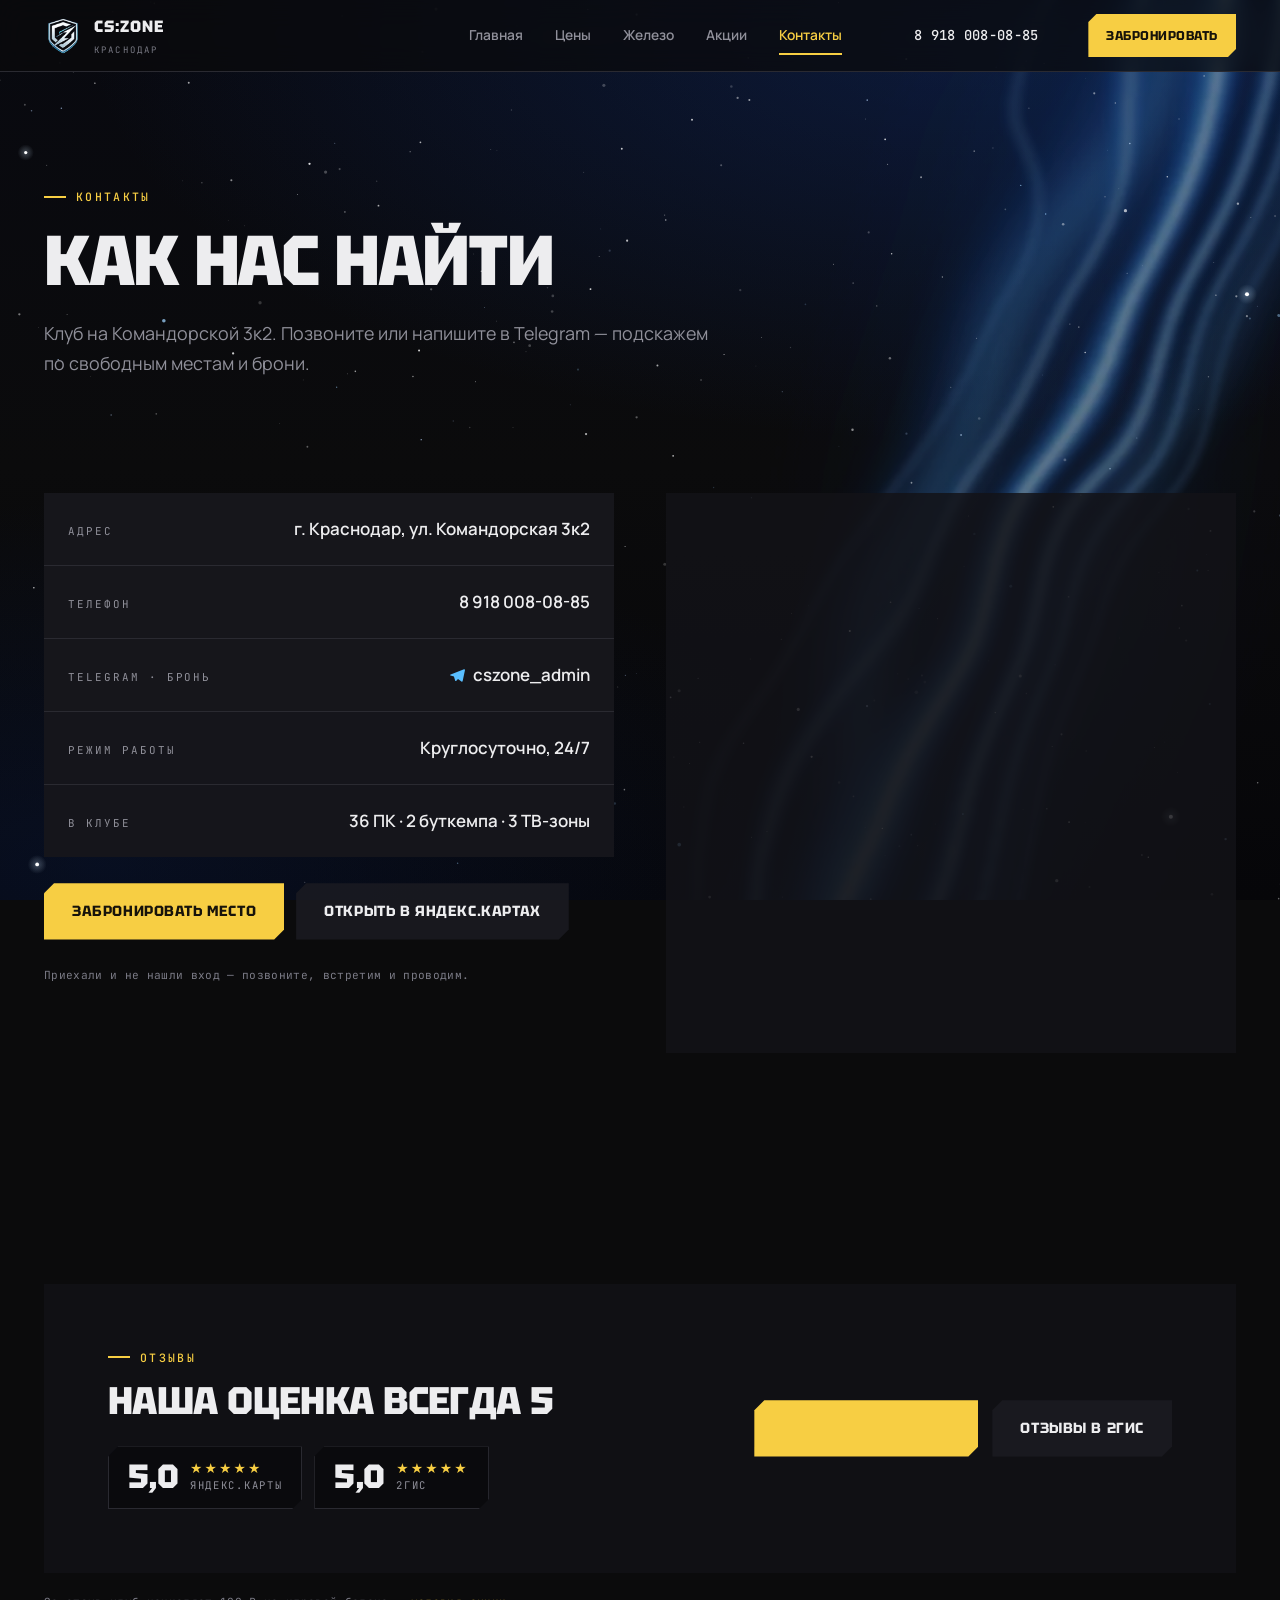
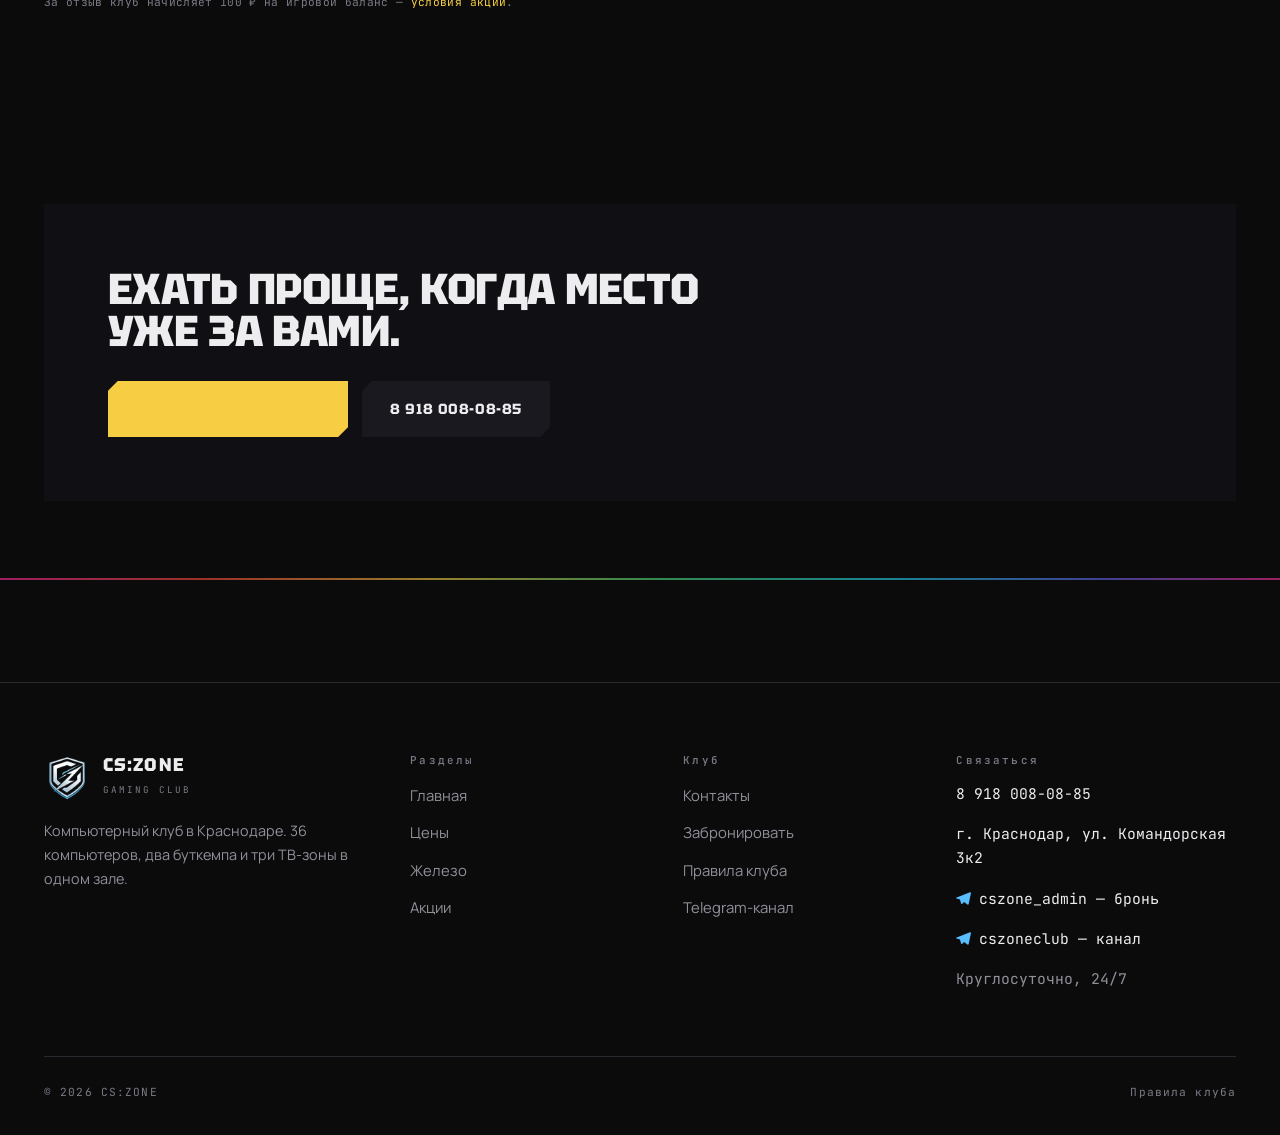
<file: contacts.html>
<!DOCTYPE html>
<html lang="ru">
<head>
<meta charset="utf-8">
<meta name="viewport" content="width=device-width, initial-scale=1">
<title>{title}</title>
<meta name="description" content="{desc}">
<meta name="theme-color" content="#0B0B0C">
<meta property="og:type" content="website">
<meta property="og:site_name" content="CS:ZONE">
<meta property="og:title" content="{title}">
<meta property="og:description" content="{desc}">
<meta property="og:image" content="assets/img/og-cover.jpg">
<meta property="og:image:width" content="1200">
<meta property="og:image:height" content="630">
<meta name="twitter:card" content="summary_large_image">
<meta property="og:locale" content="ru_RU">
<link rel="icon" href="assets/img/favicon.png" type="image/png">
<link rel="apple-touch-icon" href="assets/img/apple-touch-icon.png">
<link rel="preconnect" href="https://fonts.googleapis.com">
<link rel="preconnect" href="https://fonts.gstatic.com" crossorigin>
<link href="https://fonts.googleapis.com/css2?family=Tektur:wght@500;700;800;900&family=Manrope:wght@400;500;600;700;800&family=JetBrains+Mono:wght@400;500;700&display=swap" rel="stylesheet">
<link rel="stylesheet" href="assets/css/main.css">
<script type="application/ld+json">
{{
  "@context": "https://schema.org",
  "@type": "LocalBusiness",
  "name": "CS:ZONE",
  "description": "Компьютерный клуб в Краснодаре: 36 компьютеров, два буткемпа, три ТВ-зоны.",
  "image": "assets/img/og-cover.jpg",
  "telephone": "{tel_raw}",
  "priceRange": "120–1700 ₽",
  "address": {{
    "@type": "PostalAddress",
    "addressCountry": "RU",
    "addressLocality": "Краснодар",
    "streetAddress": "ул. Командорская, 3к2"
  }},
  "geo": {{ "@type": "GeoCoordinates", "latitude": 45.090656, "longitude": 39.032451 }},
  "openingHoursSpecification": [{{
    "@type": "OpeningHoursSpecification",
    "dayOfWeek": ["Monday","Tuesday","Wednesday","Thursday","Friday","Saturday","Sunday"],
    "opens": "00:00", "closes": "23:59"
  }}],
  "hasMap": "{ymap}",
  "sameAs": ["{tg}", "{gis}"]
}}
</script>
<script>window.CSZONE_SPECS={"standart":{"label":"STANDART","core":[["Процессор","Intel Core i5-10400F"],["Видеокарта","RTX 2060 SUPER 8 ГБ"],["ОЗУ","16 ГБ DDR4 3200"]],"gear":[["Монитор","ASUS, 165 Гц, 25/27″"],["Клавиатура","ASUS TUF Gaming K3"],["Наушники","IO Graphite 2"],["Мышь","Logitech G102"]]},"bootcamp":{"label":"BOOTCAMP","core":[["Процессор","Intel Core i5-10400F"],["Видеокарта","RTX 3060"],["ОЗУ","16 ГБ DDR4 3200"]],"gear":[["Монитор","ASUS, 280 Гц, 25/27″"],["Клавиатура","ASUS ROG Strix NX"],["Наушники","HyperX Cloud II"],["Мышь","Free Wolf A7 / Logitech G403"]]},"tv":{"label":"TV","core":[["Экран","Телевизор 65″"]],"gear":[]}};</script>
</head>
<body>

<div class="sky" aria-hidden="true"><span class="sky__aurora"></span></div>

<header class="nav">
  <div class="nav__in">
    <a class="nav__logo" href="index.html" aria-label="CS:ZONE — на главную">
      <img src="assets/img/logo.webp" alt="" width="38" height="38">
      <span><b>CS:ZONE</b><span>Краснодар</span></span>
    </a>
    <nav class="nav__links" aria-label="Разделы сайта">
      <a href="index.html">Главная</a>
      <a href="prices.html">Цены</a>
      <a href="hardware.html">Железо</a>
      <a href="promos.html">Акции</a>
      <a href="contacts.html" aria-current="page">Контакты</a>
    </nav>
    <a class="nav__tel" href="tel:+79180080885" style="margin-left:26px">8 918 008-08-85</a>
    <a class="btn btn--primary btn--sm nav__cta" href="booking.html" style="margin-left:18px">Забронировать</a>
    <button class="burger" type="button" aria-expanded="false" aria-label="Меню">
      <svg width="26" height="26" viewBox="0 0 26 26" fill="none" stroke="currentColor" stroke-width="2">
        <path d="M3 7h20M3 13h20M3 19h20"/></svg>
    </button>
  </div>
</header>

<div class="drawer" id="drawer">
    <a href="index.html">Главная</a>
    <a href="prices.html">Цены</a>
    <a href="hardware.html">Железо</a>
    <a href="promos.html">Акции</a>
    <a href="contacts.html" aria-current="page">Контакты</a>
    <a href="rules.html">Правила</a>
    <a class="btn btn--primary btn--wide" href="booking.html">Забронировать место</a>
    <a class="btn btn--ghost btn--wide" href="tel:+79180080885">8 918 008-08-85</a>
</div>

<main>

<section class="section" style="padding-bottom:0">
  <div class="wrap">
    <div class="hero__anim">
      <p class="eyebrow">Контакты</p>
      <h1 style="font-size:clamp(2.2rem,6vw,4.4rem);margin-top:20px;letter-spacing:-.03em">Как нас найти</h1>
      <p class="lead" style="margin-top:24px">Клуб на Командорской 3к2. Позвоните или напишите в Telegram — подскажем по свободным местам и брони.</p>
    </div>
  </div>
</section>

<section class="section">
  <div class="wrap">
    <div class="split" style="align-items:stretch">
      <div data-rise>
        <div class="info">
          <div class="info__row">
            <span class="info__k">Адрес</span>
            <span class="info__v"><a href='https://yandex.ru/maps/org/cs_zone/221049266006/' target="_blank" rel="noopener">г. Краснодар, ул. Командорская 3к2</a></span>
          </div>
          <div class="info__row">
            <span class="info__k">Телефон</span>
            <span class="info__v"><a href="tel:+79180080885">8 918 008-08-85</a></span>
          </div>
          <div class="info__row">
            <span class="info__k">Telegram · бронь</span>
            <span class="info__v"><a href='https://t.me/cszone_admin' target="_blank" rel="noopener"><svg class="tg-i" viewBox="0 0 24 24" width="15" height="15" fill="currentColor" aria-hidden="true"><path d="M23.91 3.79 20.3 20.84c-.25 1.21-.98 1.5-2 .94l-5.5-4.07-2.66 2.57c-.3.3-.55.56-1.1.56-.72 0-.6-.27-.84-.95L6.3 13.7l-5.45-1.7c-1.18-.35-1.19-1.16.26-1.75l21.26-8.2c.97-.43 1.9.24 1.53 1.73z"/></svg>cszone_admin</a></span>
          </div>
          <div class="info__row">
            <span class="info__k">Режим работы</span>
            <span class="info__v">Круглосуточно, 24/7</span>
          </div>
          <div class="info__row">
            <span class="info__k">В клубе</span>
            <span class="info__v">36 ПК · 2 буткемпа · 3 ТВ-зоны</span>
          </div>
        </div>

        <div class="soon__acts" style="margin-top:26px">
          <a class="btn btn--primary" href="booking.html">Забронировать место</a>
          <a class="btn btn--ghost" href='https://yandex.ru/maps/org/cs_zone/221049266006/' target="_blank" rel="noopener">Открыть в Яндекс.Картах</a>
        </div>

        <p class="form__hint" style="margin-top:26px">Приехали и не нашли вход — позвоните,
          встретим и проводим.</p>
      </div>

      <div class="map cut-l" data-rise="90">
        <iframe src='https://yandex.ru/map-widget/v1/?ll=39.032451%2C45.090656&amp;z=17&amp;ol=biz&amp;oid=221049266006'
                title="CS:ZONE на карте Краснодара" loading="lazy"
                referrerpolicy="no-referrer-when-downgrade" allowfullscreen></iframe>
        <noscript><p style="padding:24px;position:relative;z-index:2">Карта не загрузилась.
          <a href='https://yandex.ru/maps/org/cs_zone/221049266006/' target="_blank" rel="noopener"
             style="color:var(--amber)">Открыть в Яндекс.Картах</a></p></noscript>
      </div>
    </div>
  </div>
</section>

<section class="section">
  <div class="wrap">
    <div class="band cut-l" data-rise>
      <div>
        <p class="eyebrow">Отзывы</p>
        <h2 style="font-size:clamp(1.6rem,3.2vw,2.4rem);max-width:24ch;margin-top:16px">Наша
          оценка всегда 5</h2>
        <div class="rate">
          <a class="rate__c" href="https://yandex.ru/maps/org/cs_zone/221049266006/reviews/"
             target="_blank" rel="noopener">
            <span class="rate__n">5,0</span>
            <span class="rate__s" aria-hidden="true">★★★★★</span>
            <span class="rate__src">Яндекс.Карты</span>
          </a>
          <a class="rate__c" href="https://go.2gis.com/gbi0a" target="_blank" rel="noopener">
            <span class="rate__n">5,0</span>
            <span class="rate__s" aria-hidden="true">★★★★★</span>
            <span class="rate__src">2ГИС</span>
          </a>
        </div>
      </div>
      <div class="band__acts">
        <a class="btn btn--primary" href="https://yandex.ru/maps/org/cs_zone/221049266006/reviews/" target="_blank" rel="noopener">Отзывы на Яндексе</a>
        <a class="btn btn--ghost" href="https://go.2gis.com/gbi0a" target="_blank" rel="noopener">Отзывы в 2ГИС</a>
      </div>
    </div>
    <p class="form__hint" style="margin-top:20px">За отзыв клуб начисляет 100 ₽
      на игровой баланс — <a href="promos.html" style="color:var(--amber)">условия акции</a>.</p>
  </div>
</section>

<section class="section section--tight">
  <div class="wrap">
    <div class="band cut-l" data-rise>
      <div>
        <h2>Ехать проще, когда место уже за вами.</h2>
        
      </div>
      <div class="band__acts">
        <a class="btn btn--primary" href="booking.html">Забронировать место</a>
        <a class="btn btn--ghost" href="tel:+79180080885">8 918 008-08-85</a>
      </div>
    </div>
  </div>
</section>

</main>

<hr class="rule-spectrum">
<footer class="foot">
  <div class="wrap">
    <div class="foot__grid">
      <div>
        <a class="foot__logo" href="index.html">
          <img src="assets/img/logo.webp" alt="" width="46" height="46">
          <span><b>CS:ZONE</b><span>Gaming club</span></span>
        </a>
        <p>Компьютерный клуб в Краснодаре. 36 компьютеров, два буткемпа и три ТВ-зоны в одном зале.</p>
      </div>
      <div>
        <h4>Разделы</h4>
        <ul>
          <li><a href="index.html">Главная</a></li>
          <li><a href="prices.html">Цены</a></li>
          <li><a href="hardware.html">Железо</a></li>
          <li><a href="promos.html">Акции</a></li>
        </ul>
      </div>
      <div>
        <h4>Клуб</h4>
        <ul>
          <li><a href="contacts.html">Контакты</a></li>
          <li><a href="booking.html">Забронировать</a></li>
          <li><a href="rules.html">Правила клуба</a></li>
          <li><a href="https://t.me/cszoneclub" target="_blank" rel="noopener">Telegram-канал</a></li>
        </ul>
      </div>
      <div>
        <h4>Связаться</h4>
        <a class="foot__c" href="tel:+79180080885">8 918 008-08-85</a>
        <a class="foot__c" href="https://yandex.ru/maps/org/cs_zone/221049266006/" target="_blank" rel="noopener">г. Краснодар, ул. Командорская 3к2</a>
        <a class="foot__c" href="https://t.me/cszone_admin" target="_blank" rel="noopener"><svg class="tg-i" viewBox="0 0 24 24" width="15" height="15" fill="currentColor" aria-hidden="true"><path d="M23.91 3.79 20.3 20.84c-.25 1.21-.98 1.5-2 .94l-5.5-4.07-2.66 2.57c-.3.3-.55.56-1.1.56-.72 0-.6-.27-.84-.95L6.3 13.7l-5.45-1.7c-1.18-.35-1.19-1.16.26-1.75l21.26-8.2c.97-.43 1.9.24 1.53 1.73z"/></svg>cszone_admin — бронь</a>
        <a class="foot__c" href="https://t.me/cszoneclub" target="_blank" rel="noopener"><svg class="tg-i" viewBox="0 0 24 24" width="15" height="15" fill="currentColor" aria-hidden="true"><path d="M23.91 3.79 20.3 20.84c-.25 1.21-.98 1.5-2 .94l-5.5-4.07-2.66 2.57c-.3.3-.55.56-1.1.56-.72 0-.6-.27-.84-.95L6.3 13.7l-5.45-1.7c-1.18-.35-1.19-1.16.26-1.75l21.26-8.2c.97-.43 1.9.24 1.53 1.73z"/></svg>cszoneclub — канал</a>
        <span class="foot__c" style="color:var(--ash)">Круглосуточно, 24/7</span>
      </div>
    </div>
    <div class="foot__bot">
      <span>© <span id="year">2026</span> CS:ZONE</span>
      <a href="rules.html">Правила клуба</a>
    </div>
  </div>
</footer>

<script src="assets/js/main.js"></script>
</body>
</html>
</file>
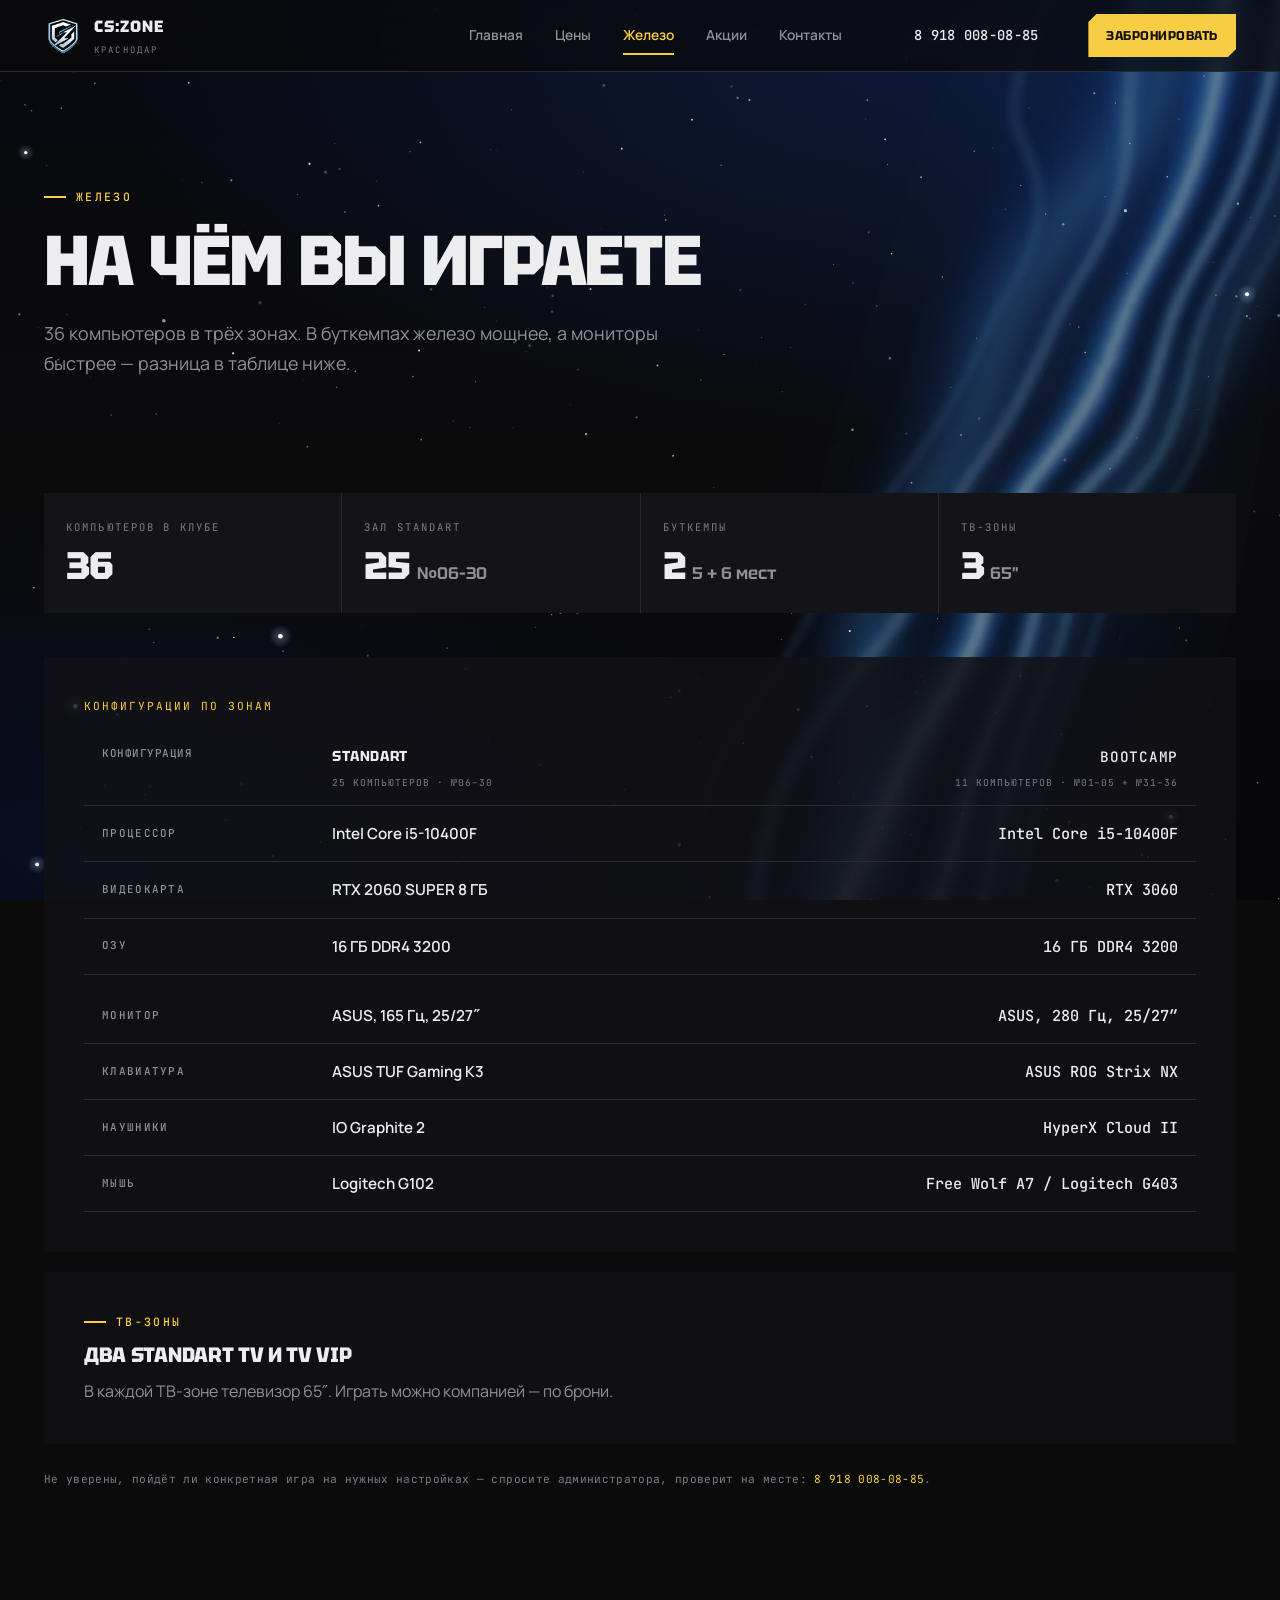
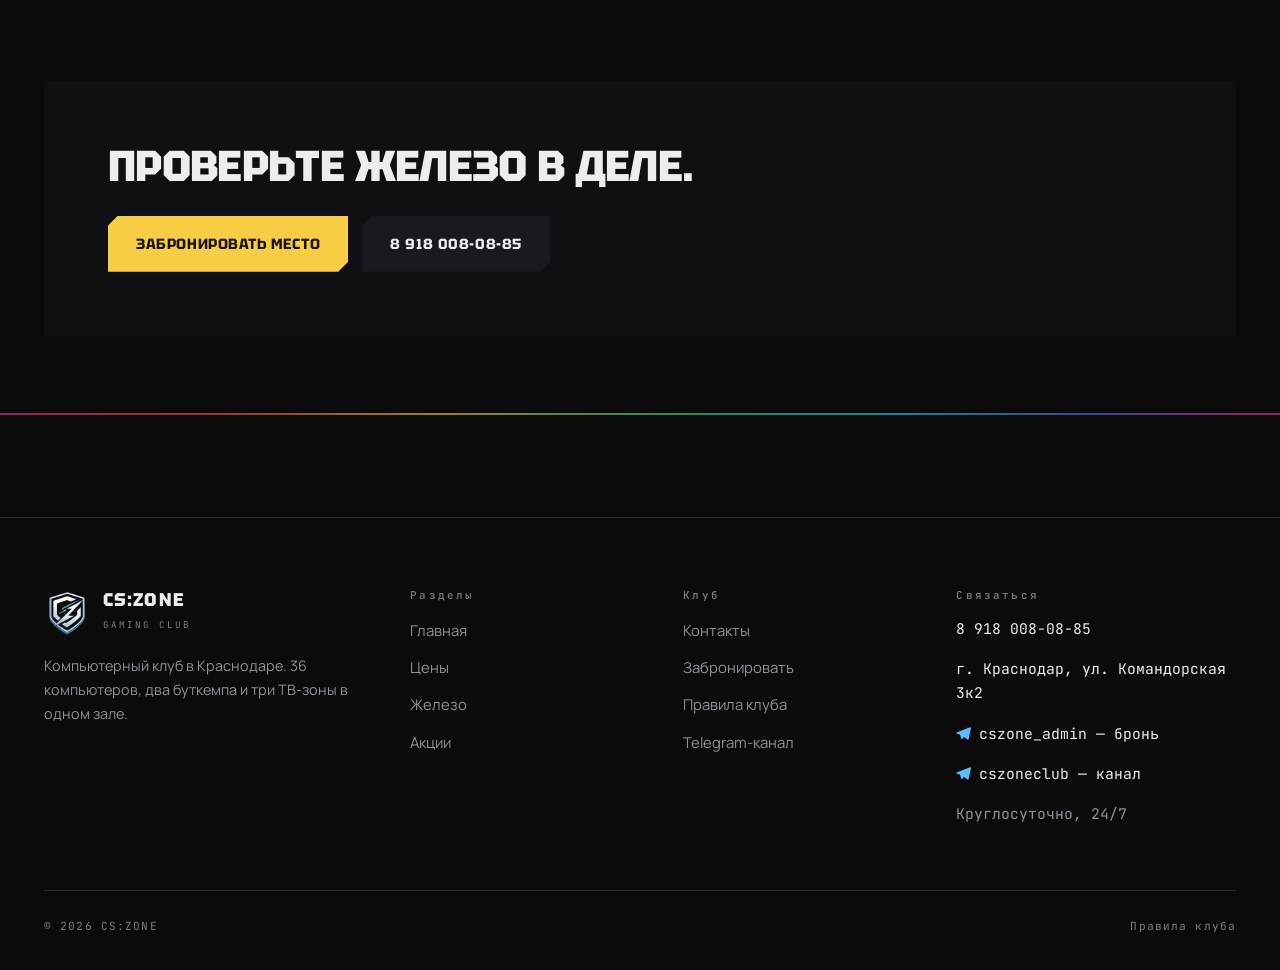
<file: hardware.html>
<!DOCTYPE html>
<html lang="ru">
<head>
<meta charset="utf-8">
<meta name="viewport" content="width=device-width, initial-scale=1">
<title>{title}</title>
<meta name="description" content="{desc}">
<meta name="theme-color" content="#0B0B0C">
<meta property="og:type" content="website">
<meta property="og:site_name" content="CS:ZONE">
<meta property="og:title" content="{title}">
<meta property="og:description" content="{desc}">
<meta property="og:image" content="assets/img/og-cover.jpg">
<meta property="og:image:width" content="1200">
<meta property="og:image:height" content="630">
<meta name="twitter:card" content="summary_large_image">
<meta property="og:locale" content="ru_RU">
<link rel="icon" href="assets/img/favicon.png" type="image/png">
<link rel="apple-touch-icon" href="assets/img/apple-touch-icon.png">
<link rel="preconnect" href="https://fonts.googleapis.com">
<link rel="preconnect" href="https://fonts.gstatic.com" crossorigin>
<link href="https://fonts.googleapis.com/css2?family=Tektur:wght@500;700;800;900&family=Manrope:wght@400;500;600;700;800&family=JetBrains+Mono:wght@400;500;700&display=swap" rel="stylesheet">
<link rel="stylesheet" href="assets/css/main.css">
<script type="application/ld+json">
{{
  "@context": "https://schema.org",
  "@type": "LocalBusiness",
  "name": "CS:ZONE",
  "description": "Компьютерный клуб в Краснодаре: 36 компьютеров, два буткемпа, три ТВ-зоны.",
  "image": "assets/img/og-cover.jpg",
  "telephone": "{tel_raw}",
  "priceRange": "120–1700 ₽",
  "address": {{
    "@type": "PostalAddress",
    "addressCountry": "RU",
    "addressLocality": "Краснодар",
    "streetAddress": "ул. Командорская, 3к2"
  }},
  "geo": {{ "@type": "GeoCoordinates", "latitude": 45.090656, "longitude": 39.032451 }},
  "openingHoursSpecification": [{{
    "@type": "OpeningHoursSpecification",
    "dayOfWeek": ["Monday","Tuesday","Wednesday","Thursday","Friday","Saturday","Sunday"],
    "opens": "00:00", "closes": "23:59"
  }}],
  "hasMap": "{ymap}",
  "sameAs": ["{tg}", "{gis}"]
}}
</script>
<script>window.CSZONE_SPECS={"standart":{"label":"STANDART","core":[["Процессор","Intel Core i5-10400F"],["Видеокарта","RTX 2060 SUPER 8 ГБ"],["ОЗУ","16 ГБ DDR4 3200"]],"gear":[["Монитор","ASUS, 165 Гц, 25/27″"],["Клавиатура","ASUS TUF Gaming K3"],["Наушники","IO Graphite 2"],["Мышь","Logitech G102"]]},"bootcamp":{"label":"BOOTCAMP","core":[["Процессор","Intel Core i5-10400F"],["Видеокарта","RTX 3060"],["ОЗУ","16 ГБ DDR4 3200"]],"gear":[["Монитор","ASUS, 280 Гц, 25/27″"],["Клавиатура","ASUS ROG Strix NX"],["Наушники","HyperX Cloud II"],["Мышь","Free Wolf A7 / Logitech G403"]]},"tv":{"label":"TV","core":[["Экран","Телевизор 65″"]],"gear":[]}};</script>
</head>
<body>

<div class="sky" aria-hidden="true"><span class="sky__aurora"></span></div>

<header class="nav">
  <div class="nav__in">
    <a class="nav__logo" href="index.html" aria-label="CS:ZONE — на главную">
      <img src="assets/img/logo.webp" alt="" width="38" height="38">
      <span><b>CS:ZONE</b><span>Краснодар</span></span>
    </a>
    <nav class="nav__links" aria-label="Разделы сайта">
      <a href="index.html">Главная</a>
      <a href="prices.html">Цены</a>
      <a href="hardware.html" aria-current="page">Железо</a>
      <a href="promos.html">Акции</a>
      <a href="contacts.html">Контакты</a>
    </nav>
    <a class="nav__tel" href="tel:+79180080885" style="margin-left:26px">8 918 008-08-85</a>
    <a class="btn btn--primary btn--sm nav__cta" href="booking.html" style="margin-left:18px">Забронировать</a>
    <button class="burger" type="button" aria-expanded="false" aria-label="Меню">
      <svg width="26" height="26" viewBox="0 0 26 26" fill="none" stroke="currentColor" stroke-width="2">
        <path d="M3 7h20M3 13h20M3 19h20"/></svg>
    </button>
  </div>
</header>

<div class="drawer" id="drawer">
    <a href="index.html">Главная</a>
    <a href="prices.html">Цены</a>
    <a href="hardware.html" aria-current="page">Железо</a>
    <a href="promos.html">Акции</a>
    <a href="contacts.html">Контакты</a>
    <a href="rules.html">Правила</a>
    <a class="btn btn--primary btn--wide" href="booking.html">Забронировать место</a>
    <a class="btn btn--ghost btn--wide" href="tel:+79180080885">8 918 008-08-85</a>
</div>

<main>

<section class="section" style="padding-bottom:0">
  <div class="wrap">
    <div class="hero__anim">
      <p class="eyebrow">Железо</p>
      <h1 style="font-size:clamp(2.2rem,6vw,4.4rem);margin-top:20px;letter-spacing:-.03em">На чём вы играете</h1>
      <p class="lead" style="margin-top:24px">36 компьютеров в трёх зонах. В буткемпах железо мощнее, а мониторы быстрее — разница в таблице ниже.</p>
    </div>
  </div>
</section>

<section class="section">
  <div class="wrap">
    <dl class="facts" data-rise style="margin-top:0">
      <div><dt>Компьютеров в клубе</dt><dd>36</dd></div>
      <div><dt>Зал STANDART</dt><dd>25<small>№06–30</small></dd></div>
      <div><dt>Буткемпы</dt><dd>2<small>5 + 6 мест</small></dd></div>
      <div><dt>ТВ-зоны</dt><dd>3<small>65″</small></dd></div>
    </dl>

    <div style="display:grid;gap:20px;margin-top:44px"><div class="panel cut-l only-wide" data-rise><table class="tbl tbl--cmp"><caption>Конфигурации по зонам</caption><thead><tr><th>Конфигурация</th><th>STANDART<span>25 компьютеров · №06–30</span></th><th>BOOTCAMP<span>11 компьютеров · №01–05 + №31–36</span></th></tr></thead><tbody><tr><th scope="row">Процессор</th><td>Intel Core i5-10400F</td><td>Intel Core i5-10400F</td></tr><tr><th scope="row">Видеокарта</th><td>RTX 2060 SUPER 8 ГБ</td><td>RTX 3060</td></tr><tr><th scope="row">ОЗУ</th><td>16 ГБ DDR4 3200</td><td>16 ГБ DDR4 3200</td></tr><tr class="tbl__div"><td colspan="3"></td></tr><tr><th scope="row">Монитор</th><td>ASUS, 165 Гц, 25/27″</td><td>ASUS, 280 Гц, 25/27″</td></tr><tr><th scope="row">Клавиатура</th><td>ASUS TUF Gaming K3</td><td>ASUS ROG Strix NX</td></tr><tr><th scope="row">Наушники</th><td>IO Graphite 2</td><td>HyperX Cloud II</td></tr><tr><th scope="row">Мышь</th><td>Logitech G102</td><td>Free Wolf A7 / Logitech G403</td></tr></tbody></table></div><div class="panel cut-l only-narrow" data-rise><div class="hw-stack"><p class="hw-stack__h"><b>STANDART</b><span>25 компьютеров · №06–30</span></p><dl class="sp"><div class="sp__r"><dt>Процессор</dt><dd>Intel Core i5-10400F</dd></div><div class="sp__r"><dt>Видеокарта</dt><dd>RTX 2060 SUPER 8 ГБ</dd></div><div class="sp__r"><dt>ОЗУ</dt><dd>16 ГБ DDR4 3200</dd></div><div class="sp__div"></div><div class="sp__r"><dt>Монитор</dt><dd>ASUS, 165 Гц, 25/27″</dd></div><div class="sp__r"><dt>Клавиатура</dt><dd>ASUS TUF Gaming K3</dd></div><div class="sp__r"><dt>Наушники</dt><dd>IO Graphite 2</dd></div><div class="sp__r"><dt>Мышь</dt><dd>Logitech G102</dd></div></dl></div><div class="hw-stack"><p class="hw-stack__h"><b>BOOTCAMP</b><span>11 компьютеров · №01–05 + №31–36</span></p><dl class="sp"><div class="sp__r"><dt>Процессор</dt><dd>Intel Core i5-10400F</dd></div><div class="sp__r"><dt>Видеокарта</dt><dd>RTX 3060</dd></div><div class="sp__r"><dt>ОЗУ</dt><dd>16 ГБ DDR4 3200</dd></div><div class="sp__div"></div><div class="sp__r"><dt>Монитор</dt><dd>ASUS, 280 Гц, 25/27″</dd></div><div class="sp__r"><dt>Клавиатура</dt><dd>ASUS ROG Strix NX</dd></div><div class="sp__r"><dt>Наушники</dt><dd>HyperX Cloud II</dd></div><div class="sp__r"><dt>Мышь</dt><dd>Free Wolf A7 / Logitech G403</dd></div></dl></div></div><div class="panel cut-l" data-rise="90"><p class="eyebrow">ТВ-зоны</p><h3 style="margin-top:14px;font-size:1.3rem">Два Standart TV и TV VIP</h3><p style="margin-top:12px;color:var(--ash);max-width:56ch">В каждой ТВ-зоне телевизор 65″. Играть можно компанией — по брони.</p></div></div>

    <p class="form__hint" style="margin-top:26px">Не уверены, пойдёт ли конкретная игра
      на нужных настройках — спросите администратора, проверит на месте:
      <a href="tel:+79180080885" style="color:var(--amber)">8 918 008-08-85</a>.</p>
  </div>
</section>

<section class="section section--tight">
  <div class="wrap">
    <div class="band cut-l" data-rise>
      <div>
        <h2>Проверьте железо в деле.</h2>
        
      </div>
      <div class="band__acts">
        <a class="btn btn--primary" href="booking.html">Забронировать место</a>
        <a class="btn btn--ghost" href="tel:+79180080885">8 918 008-08-85</a>
      </div>
    </div>
  </div>
</section>

</main>

<hr class="rule-spectrum">
<footer class="foot">
  <div class="wrap">
    <div class="foot__grid">
      <div>
        <a class="foot__logo" href="index.html">
          <img src="assets/img/logo.webp" alt="" width="46" height="46">
          <span><b>CS:ZONE</b><span>Gaming club</span></span>
        </a>
        <p>Компьютерный клуб в Краснодаре. 36 компьютеров, два буткемпа и три ТВ-зоны в одном зале.</p>
      </div>
      <div>
        <h4>Разделы</h4>
        <ul>
          <li><a href="index.html">Главная</a></li>
          <li><a href="prices.html">Цены</a></li>
          <li><a href="hardware.html">Железо</a></li>
          <li><a href="promos.html">Акции</a></li>
        </ul>
      </div>
      <div>
        <h4>Клуб</h4>
        <ul>
          <li><a href="contacts.html">Контакты</a></li>
          <li><a href="booking.html">Забронировать</a></li>
          <li><a href="rules.html">Правила клуба</a></li>
          <li><a href="https://t.me/cszoneclub" target="_blank" rel="noopener">Telegram-канал</a></li>
        </ul>
      </div>
      <div>
        <h4>Связаться</h4>
        <a class="foot__c" href="tel:+79180080885">8 918 008-08-85</a>
        <a class="foot__c" href="https://yandex.ru/maps/org/cs_zone/221049266006/" target="_blank" rel="noopener">г. Краснодар, ул. Командорская 3к2</a>
        <a class="foot__c" href="https://t.me/cszone_admin" target="_blank" rel="noopener"><svg class="tg-i" viewBox="0 0 24 24" width="15" height="15" fill="currentColor" aria-hidden="true"><path d="M23.91 3.79 20.3 20.84c-.25 1.21-.98 1.5-2 .94l-5.5-4.07-2.66 2.57c-.3.3-.55.56-1.1.56-.72 0-.6-.27-.84-.95L6.3 13.7l-5.45-1.7c-1.18-.35-1.19-1.16.26-1.75l21.26-8.2c.97-.43 1.9.24 1.53 1.73z"/></svg>cszone_admin — бронь</a>
        <a class="foot__c" href="https://t.me/cszoneclub" target="_blank" rel="noopener"><svg class="tg-i" viewBox="0 0 24 24" width="15" height="15" fill="currentColor" aria-hidden="true"><path d="M23.91 3.79 20.3 20.84c-.25 1.21-.98 1.5-2 .94l-5.5-4.07-2.66 2.57c-.3.3-.55.56-1.1.56-.72 0-.6-.27-.84-.95L6.3 13.7l-5.45-1.7c-1.18-.35-1.19-1.16.26-1.75l21.26-8.2c.97-.43 1.9.24 1.53 1.73z"/></svg>cszoneclub — канал</a>
        <span class="foot__c" style="color:var(--ash)">Круглосуточно, 24/7</span>
      </div>
    </div>
    <div class="foot__bot">
      <span>© <span id="year">2026</span> CS:ZONE</span>
      <a href="rules.html">Правила клуба</a>
    </div>
  </div>
</footer>

<script src="assets/js/main.js"></script>
</body>
</html>
</file>
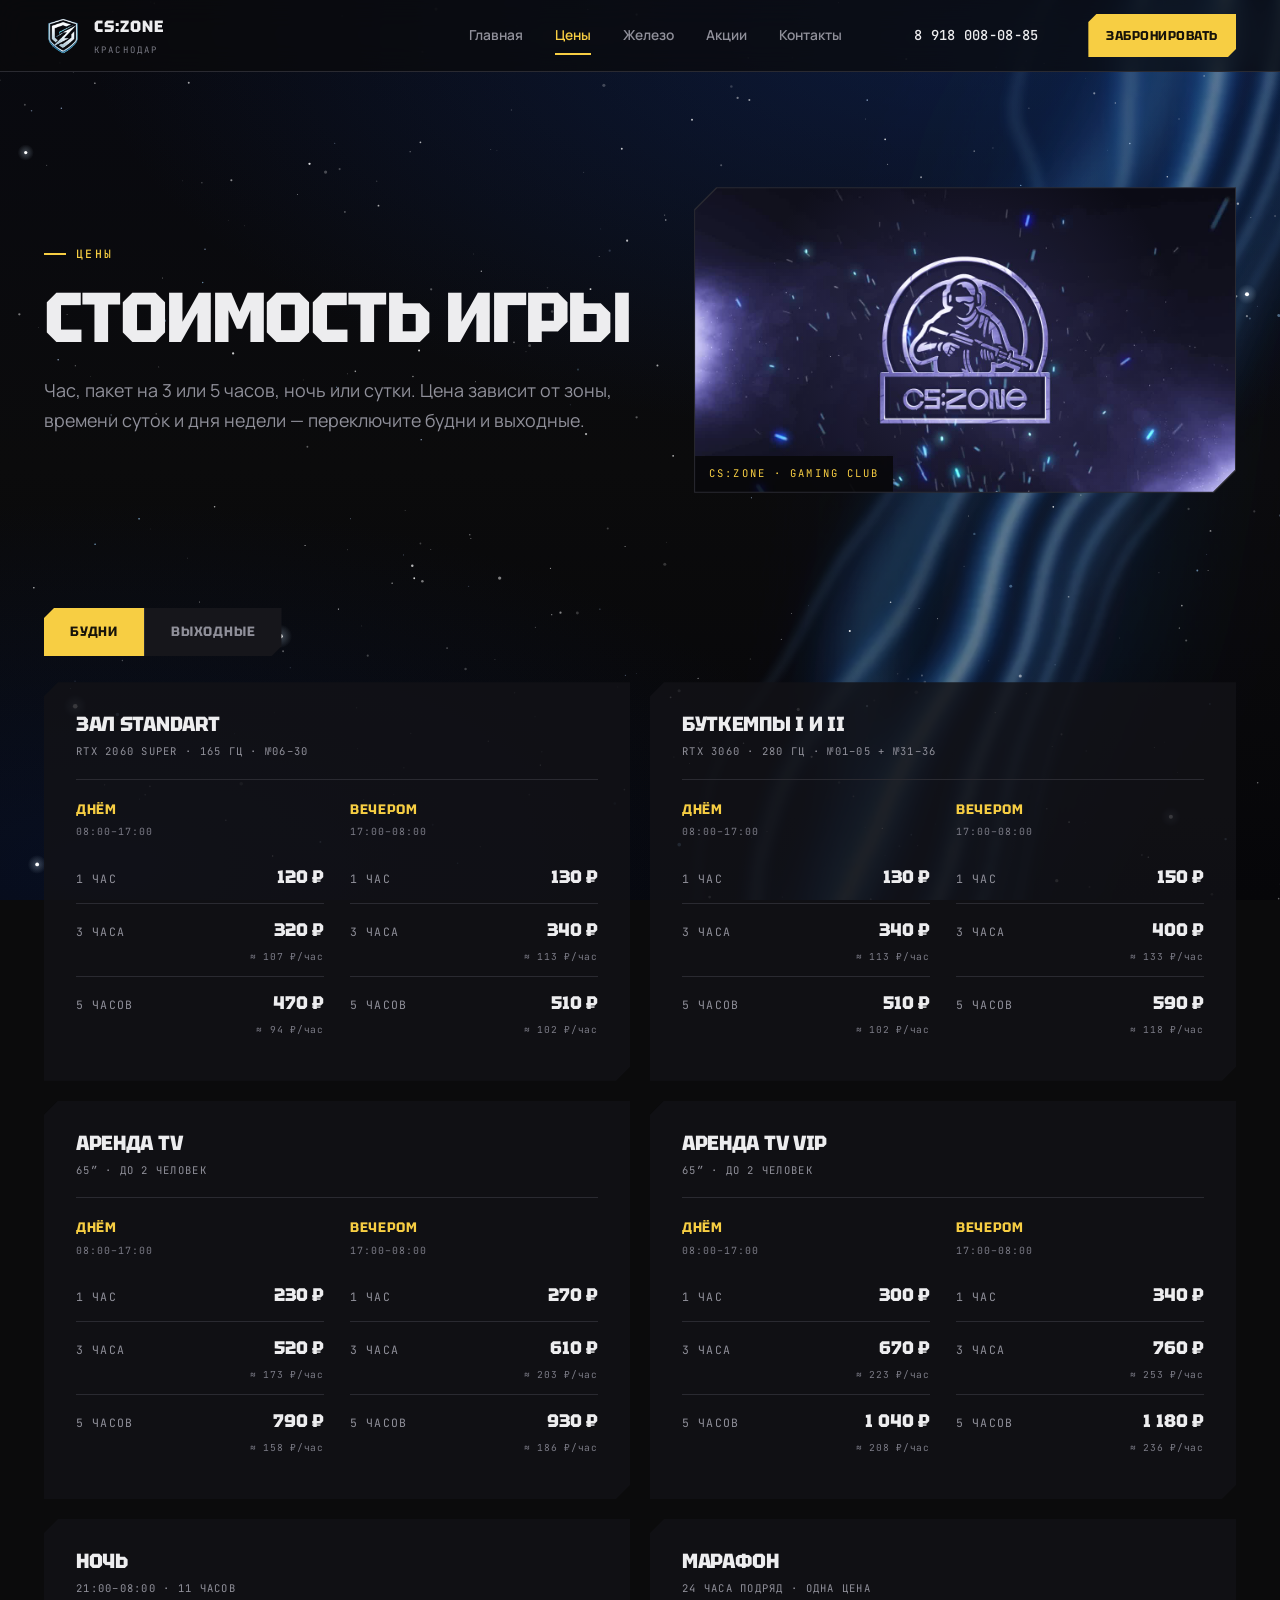
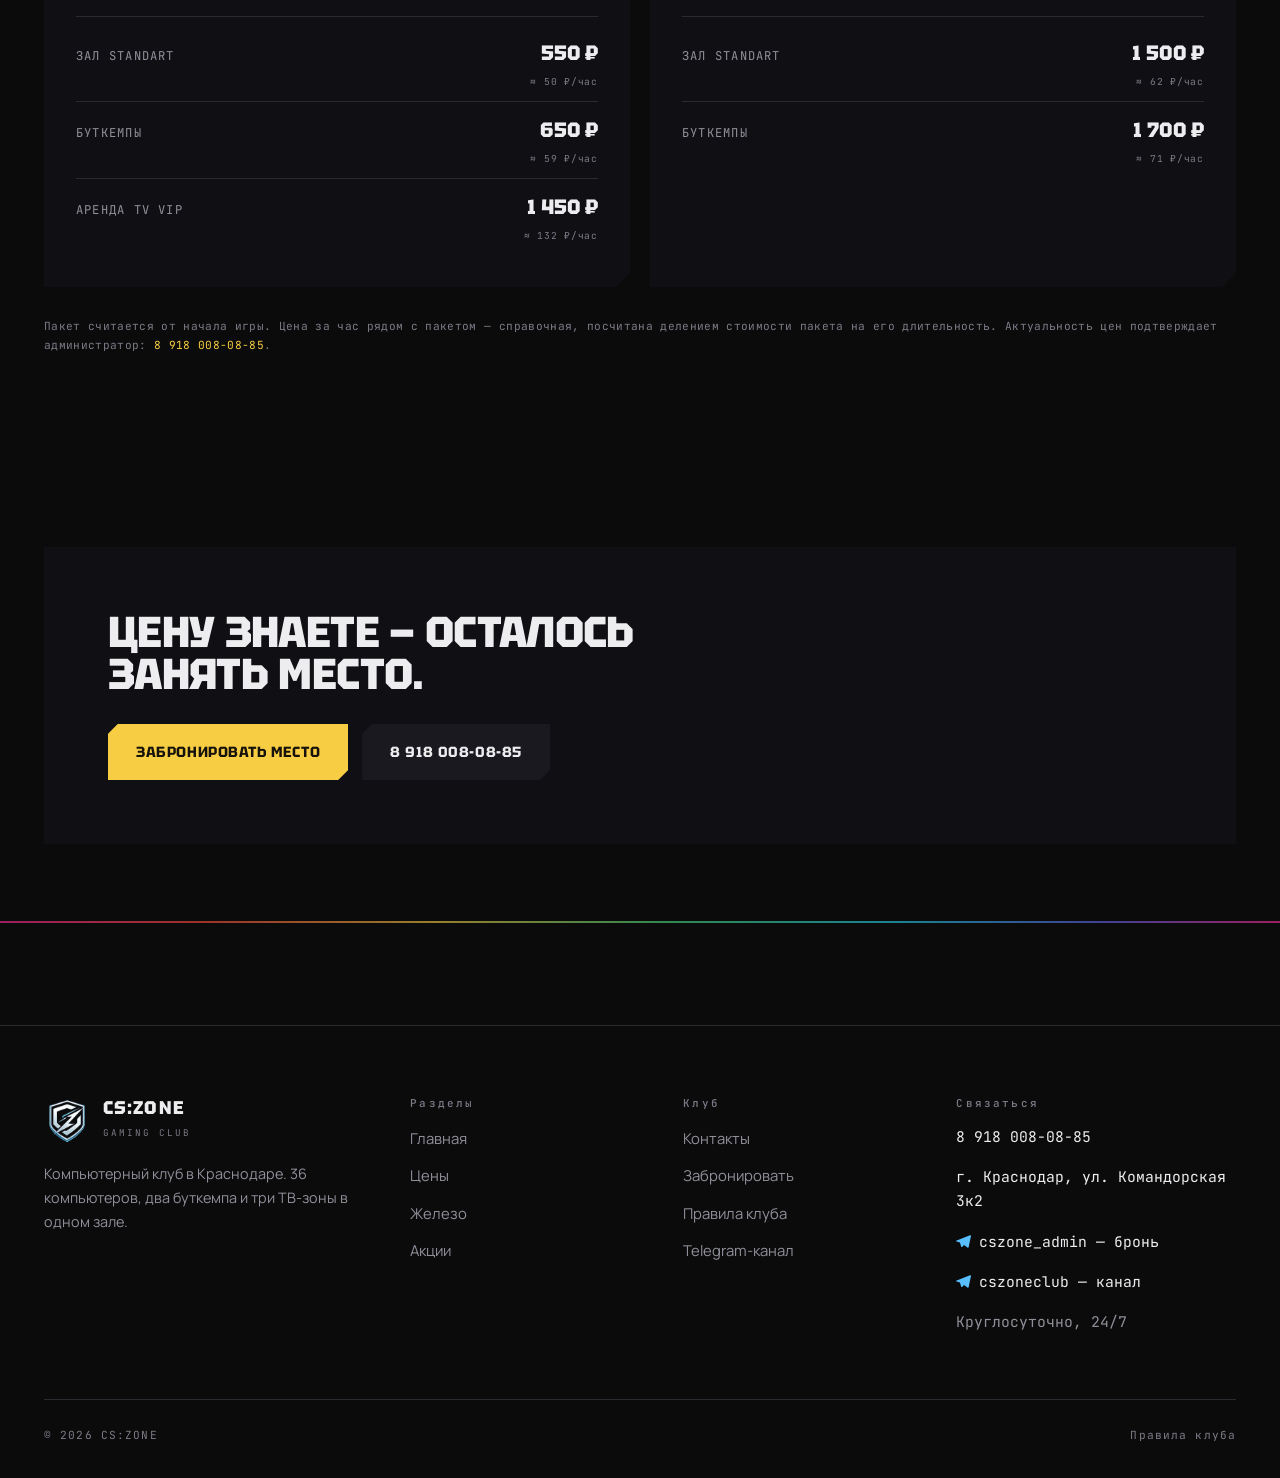
<file: prices.html>
<!DOCTYPE html>
<html lang="ru">
<head>
<meta charset="utf-8">
<meta name="viewport" content="width=device-width, initial-scale=1">
<title>{title}</title>
<meta name="description" content="{desc}">
<meta name="theme-color" content="#0B0B0C">
<meta property="og:type" content="website">
<meta property="og:site_name" content="CS:ZONE">
<meta property="og:title" content="{title}">
<meta property="og:description" content="{desc}">
<meta property="og:image" content="assets/img/og-cover.jpg">
<meta property="og:image:width" content="1200">
<meta property="og:image:height" content="630">
<meta name="twitter:card" content="summary_large_image">
<meta property="og:locale" content="ru_RU">
<link rel="icon" href="assets/img/favicon.png" type="image/png">
<link rel="apple-touch-icon" href="assets/img/apple-touch-icon.png">
<link rel="preconnect" href="https://fonts.googleapis.com">
<link rel="preconnect" href="https://fonts.gstatic.com" crossorigin>
<link href="https://fonts.googleapis.com/css2?family=Tektur:wght@500;700;800;900&family=Manrope:wght@400;500;600;700;800&family=JetBrains+Mono:wght@400;500;700&display=swap" rel="stylesheet">
<link rel="stylesheet" href="assets/css/main.css">
<script type="application/ld+json">
{{
  "@context": "https://schema.org",
  "@type": "LocalBusiness",
  "name": "CS:ZONE",
  "description": "Компьютерный клуб в Краснодаре: 36 компьютеров, два буткемпа, три ТВ-зоны.",
  "image": "assets/img/og-cover.jpg",
  "telephone": "{tel_raw}",
  "priceRange": "120–1700 ₽",
  "address": {{
    "@type": "PostalAddress",
    "addressCountry": "RU",
    "addressLocality": "Краснодар",
    "streetAddress": "ул. Командорская, 3к2"
  }},
  "geo": {{ "@type": "GeoCoordinates", "latitude": 45.090656, "longitude": 39.032451 }},
  "openingHoursSpecification": [{{
    "@type": "OpeningHoursSpecification",
    "dayOfWeek": ["Monday","Tuesday","Wednesday","Thursday","Friday","Saturday","Sunday"],
    "opens": "00:00", "closes": "23:59"
  }}],
  "hasMap": "{ymap}",
  "sameAs": ["{tg}", "{gis}"]
}}
</script>
<script>window.CSZONE_SPECS={"standart":{"label":"STANDART","core":[["Процессор","Intel Core i5-10400F"],["Видеокарта","RTX 2060 SUPER 8 ГБ"],["ОЗУ","16 ГБ DDR4 3200"]],"gear":[["Монитор","ASUS, 165 Гц, 25/27″"],["Клавиатура","ASUS TUF Gaming K3"],["Наушники","IO Graphite 2"],["Мышь","Logitech G102"]]},"bootcamp":{"label":"BOOTCAMP","core":[["Процессор","Intel Core i5-10400F"],["Видеокарта","RTX 3060"],["ОЗУ","16 ГБ DDR4 3200"]],"gear":[["Монитор","ASUS, 280 Гц, 25/27″"],["Клавиатура","ASUS ROG Strix NX"],["Наушники","HyperX Cloud II"],["Мышь","Free Wolf A7 / Logitech G403"]]},"tv":{"label":"TV","core":[["Экран","Телевизор 65″"]],"gear":[]}};</script>
</head>
<body>

<div class="sky" aria-hidden="true"><span class="sky__aurora"></span></div>

<header class="nav">
  <div class="nav__in">
    <a class="nav__logo" href="index.html" aria-label="CS:ZONE — на главную">
      <img src="assets/img/logo.webp" alt="" width="38" height="38">
      <span><b>CS:ZONE</b><span>Краснодар</span></span>
    </a>
    <nav class="nav__links" aria-label="Разделы сайта">
      <a href="index.html">Главная</a>
      <a href="prices.html" aria-current="page">Цены</a>
      <a href="hardware.html">Железо</a>
      <a href="promos.html">Акции</a>
      <a href="contacts.html">Контакты</a>
    </nav>
    <a class="nav__tel" href="tel:+79180080885" style="margin-left:26px">8 918 008-08-85</a>
    <a class="btn btn--primary btn--sm nav__cta" href="booking.html" style="margin-left:18px">Забронировать</a>
    <button class="burger" type="button" aria-expanded="false" aria-label="Меню">
      <svg width="26" height="26" viewBox="0 0 26 26" fill="none" stroke="currentColor" stroke-width="2">
        <path d="M3 7h20M3 13h20M3 19h20"/></svg>
    </button>
  </div>
</header>

<div class="drawer" id="drawer">
    <a href="index.html">Главная</a>
    <a href="prices.html" aria-current="page">Цены</a>
    <a href="hardware.html">Железо</a>
    <a href="promos.html">Акции</a>
    <a href="contacts.html">Контакты</a>
    <a href="rules.html">Правила</a>
    <a class="btn btn--primary btn--wide" href="booking.html">Забронировать место</a>
    <a class="btn btn--ghost btn--wide" href="tel:+79180080885">8 918 008-08-85</a>
</div>

<main>

<section class="section" style="padding-bottom:0">
  <div class="wrap">
    <div class="page-head__grid">
    <div class="hero__anim">
      <p class="eyebrow">Цены</p>
      <h1 style="font-size:clamp(2.2rem,6vw,4.4rem);margin-top:20px;letter-spacing:-.03em">Стоимость игры</h1>
      <p class="lead" style="margin-top:24px">Час, пакет на 3 или 5 часов, ночь или сутки. Цена зависит от зоны, времени суток и дня недели — переключите будни и выходные.</p>
    </div>
    <div class="page-head__media" data-rise>
      <div class="hero__frame">
        <div class="hero__frameIn hero__frameIn--video">
          <video src="assets/video/intro.mp4" poster="assets/img/intro-poster.jpg"
                 autoplay muted loop playsinline preload="none"
                 aria-label="Заставка клуба CS:ZONE"></video>
          <span class="hero__badge">CS:ZONE · Gaming club</span>
        </div>
      </div>
    </div>
  </div>
  </div>
</section>

<section class="section">
  <div class="wrap">
    <div data-price-switch><div class="seg" role="group" aria-label="День недели"><button type="button" class="seg__b" data-mode="weekday" data-on aria-pressed="true">Будни</button><button type="button" class="seg__b" data-mode="weekend" aria-pressed="false">Выходные</button></div><div data-when="weekday"><div class="tariffs"><article class="tariff cut"><div class="tariff__h"><h3>Зал STANDART</h3><span>RTX 2060 SUPER · 165 Гц · №06–30</span></div><div class="tariff__cols"><div class="tariff__col"><p class="tariff__w"><b>Днём</b><span>08:00–17:00</span></p><div class="tariff__r"><span class="tariff__pk">1 час</span><span class="tariff__p">120 ₽</span></div><div class="tariff__r"><span class="tariff__pk">3 часа</span><span class="tariff__p">320 ₽<i>≈ 107 ₽/час</i></span></div><div class="tariff__r"><span class="tariff__pk">5 часов</span><span class="tariff__p">470 ₽<i>≈ 94 ₽/час</i></span></div></div><div class="tariff__col"><p class="tariff__w"><b>Вечером</b><span>17:00–08:00</span></p><div class="tariff__r"><span class="tariff__pk">1 час</span><span class="tariff__p">130 ₽</span></div><div class="tariff__r"><span class="tariff__pk">3 часа</span><span class="tariff__p">340 ₽<i>≈ 113 ₽/час</i></span></div><div class="tariff__r"><span class="tariff__pk">5 часов</span><span class="tariff__p">510 ₽<i>≈ 102 ₽/час</i></span></div></div></div></article><article class="tariff cut"><div class="tariff__h"><h3>Буткемпы I и II</h3><span>RTX 3060 · 280 Гц · №01–05 + №31–36</span></div><div class="tariff__cols"><div class="tariff__col"><p class="tariff__w"><b>Днём</b><span>08:00–17:00</span></p><div class="tariff__r"><span class="tariff__pk">1 час</span><span class="tariff__p">130 ₽</span></div><div class="tariff__r"><span class="tariff__pk">3 часа</span><span class="tariff__p">340 ₽<i>≈ 113 ₽/час</i></span></div><div class="tariff__r"><span class="tariff__pk">5 часов</span><span class="tariff__p">510 ₽<i>≈ 102 ₽/час</i></span></div></div><div class="tariff__col"><p class="tariff__w"><b>Вечером</b><span>17:00–08:00</span></p><div class="tariff__r"><span class="tariff__pk">1 час</span><span class="tariff__p">150 ₽</span></div><div class="tariff__r"><span class="tariff__pk">3 часа</span><span class="tariff__p">400 ₽<i>≈ 133 ₽/час</i></span></div><div class="tariff__r"><span class="tariff__pk">5 часов</span><span class="tariff__p">590 ₽<i>≈ 118 ₽/час</i></span></div></div></div></article><article class="tariff cut"><div class="tariff__h"><h3>Аренда TV</h3><span>65″ · до 2 человек</span></div><div class="tariff__cols"><div class="tariff__col"><p class="tariff__w"><b>Днём</b><span>08:00–17:00</span></p><div class="tariff__r"><span class="tariff__pk">1 час</span><span class="tariff__p">230 ₽</span></div><div class="tariff__r"><span class="tariff__pk">3 часа</span><span class="tariff__p">520 ₽<i>≈ 173 ₽/час</i></span></div><div class="tariff__r"><span class="tariff__pk">5 часов</span><span class="tariff__p">790 ₽<i>≈ 158 ₽/час</i></span></div></div><div class="tariff__col"><p class="tariff__w"><b>Вечером</b><span>17:00–08:00</span></p><div class="tariff__r"><span class="tariff__pk">1 час</span><span class="tariff__p">270 ₽</span></div><div class="tariff__r"><span class="tariff__pk">3 часа</span><span class="tariff__p">610 ₽<i>≈ 203 ₽/час</i></span></div><div class="tariff__r"><span class="tariff__pk">5 часов</span><span class="tariff__p">930 ₽<i>≈ 186 ₽/час</i></span></div></div></div></article><article class="tariff cut"><div class="tariff__h"><h3>Аренда TV VIP</h3><span>65″ · до 2 человек</span></div><div class="tariff__cols"><div class="tariff__col"><p class="tariff__w"><b>Днём</b><span>08:00–17:00</span></p><div class="tariff__r"><span class="tariff__pk">1 час</span><span class="tariff__p">300 ₽</span></div><div class="tariff__r"><span class="tariff__pk">3 часа</span><span class="tariff__p">670 ₽<i>≈ 223 ₽/час</i></span></div><div class="tariff__r"><span class="tariff__pk">5 часов</span><span class="tariff__p">1 040 ₽<i>≈ 208 ₽/час</i></span></div></div><div class="tariff__col"><p class="tariff__w"><b>Вечером</b><span>17:00–08:00</span></p><div class="tariff__r"><span class="tariff__pk">1 час</span><span class="tariff__p">340 ₽</span></div><div class="tariff__r"><span class="tariff__pk">3 часа</span><span class="tariff__p">760 ₽<i>≈ 253 ₽/час</i></span></div><div class="tariff__r"><span class="tariff__pk">5 часов</span><span class="tariff__p">1 180 ₽<i>≈ 236 ₽/час</i></span></div></div></div></article></div><div class="tariffs tariffs--2"><article class="tariff tariff--wide cut"><div class="tariff__h"><h3>Ночь</h3><span>21:00–08:00 · 11 часов</span></div><div class="tariff__col"><div class="tariff__r"><span class="tariff__pk">Зал STANDART</span><span class="tariff__p">550 ₽<i>≈ 50 ₽/час</i></span></div><div class="tariff__r"><span class="tariff__pk">Буткемпы</span><span class="tariff__p">650 ₽<i>≈ 59 ₽/час</i></span></div><div class="tariff__r"><span class="tariff__pk">Аренда TV VIP</span><span class="tariff__p">1 450 ₽<i>≈ 132 ₽/час</i></span></div></div></article><article class="tariff tariff--wide cut"><div class="tariff__h"><h3>Марафон</h3><span>24 часа подряд · одна цена</span></div><div class="tariff__col"><div class="tariff__r"><span class="tariff__pk">Зал STANDART</span><span class="tariff__p">1 500 ₽<i>≈ 62 ₽/час</i></span></div><div class="tariff__r"><span class="tariff__pk">Буткемпы</span><span class="tariff__p">1 700 ₽<i>≈ 71 ₽/час</i></span></div></div></article></div></div><div data-when="weekend" hidden><div class="tariffs"><article class="tariff cut"><div class="tariff__h"><h3>Зал STANDART</h3><span>RTX 2060 SUPER · 165 Гц · №06–30</span></div><div class="tariff__cols"><div class="tariff__col"><p class="tariff__w"><b>Днём</b><span>08:00–17:00</span></p><div class="tariff__r"><span class="tariff__pk">1 час</span><span class="tariff__p">130 ₽</span></div><div class="tariff__r"><span class="tariff__pk">3 часа</span><span class="tariff__p">340 ₽<i>≈ 113 ₽/час</i></span></div><div class="tariff__r"><span class="tariff__pk">5 часов</span><span class="tariff__p">510 ₽<i>≈ 102 ₽/час</i></span></div></div><div class="tariff__col"><p class="tariff__w"><b>Вечером</b><span>17:00–08:00</span></p><div class="tariff__r"><span class="tariff__pk">1 час</span><span class="tariff__p">150 ₽</span></div><div class="tariff__r"><span class="tariff__pk">3 часа</span><span class="tariff__p">400 ₽<i>≈ 133 ₽/час</i></span></div><div class="tariff__r"><span class="tariff__pk">5 часов</span><span class="tariff__p">590 ₽<i>≈ 118 ₽/час</i></span></div></div></div></article><article class="tariff cut"><div class="tariff__h"><h3>Буткемпы I и II</h3><span>RTX 3060 · 280 Гц · №01–05 + №31–36</span></div><div class="tariff__cols"><div class="tariff__col"><p class="tariff__w"><b>Днём</b><span>08:00–17:00</span></p><div class="tariff__r"><span class="tariff__pk">1 час</span><span class="tariff__p">150 ₽</span></div><div class="tariff__r"><span class="tariff__pk">3 часа</span><span class="tariff__p">400 ₽<i>≈ 133 ₽/час</i></span></div><div class="tariff__r"><span class="tariff__pk">5 часов</span><span class="tariff__p">590 ₽<i>≈ 118 ₽/час</i></span></div></div><div class="tariff__col"><p class="tariff__w"><b>Вечером</b><span>17:00–08:00</span></p><div class="tariff__r"><span class="tariff__pk">1 час</span><span class="tariff__p">170 ₽</span></div><div class="tariff__r"><span class="tariff__pk">3 часа</span><span class="tariff__p">450 ₽<i>≈ 150 ₽/час</i></span></div><div class="tariff__r"><span class="tariff__pk">5 часов</span><span class="tariff__p">680 ₽<i>≈ 136 ₽/час</i></span></div></div></div></article><article class="tariff cut"><div class="tariff__h"><h3>Аренда TV</h3><span>65″ · до 2 человек</span></div><div class="tariff__cols"><div class="tariff__col"><p class="tariff__w"><b>Днём</b><span>08:00–17:00</span></p><div class="tariff__r"><span class="tariff__pk">1 час</span><span class="tariff__p">270 ₽</span></div><div class="tariff__r"><span class="tariff__pk">3 часа</span><span class="tariff__p">610 ₽<i>≈ 203 ₽/час</i></span></div><div class="tariff__r"><span class="tariff__pk">5 часов</span><span class="tariff__p">930 ₽<i>≈ 186 ₽/час</i></span></div></div><div class="tariff__col"><p class="tariff__w"><b>Вечером</b><span>17:00–08:00</span></p><div class="tariff__r"><span class="tariff__pk">1 час</span><span class="tariff__p">310 ₽</span></div><div class="tariff__r"><span class="tariff__pk">3 часа</span><span class="tariff__p">700 ₽<i>≈ 233 ₽/час</i></span></div><div class="tariff__r"><span class="tariff__pk">5 часов</span><span class="tariff__p">1 070 ₽<i>≈ 214 ₽/час</i></span></div></div></div></article><article class="tariff cut"><div class="tariff__h"><h3>Аренда TV VIP</h3><span>65″ · до 2 человек</span></div><div class="tariff__cols"><div class="tariff__col"><p class="tariff__w"><b>Днём</b><span>08:00–17:00</span></p><div class="tariff__r"><span class="tariff__pk">1 час</span><span class="tariff__p">340 ₽</span></div><div class="tariff__r"><span class="tariff__pk">3 часа</span><span class="tariff__p">760 ₽<i>≈ 253 ₽/час</i></span></div><div class="tariff__r"><span class="tariff__pk">5 часов</span><span class="tariff__p">1 180 ₽<i>≈ 236 ₽/час</i></span></div></div><div class="tariff__col"><p class="tariff__w"><b>Вечером</b><span>17:00–08:00</span></p><div class="tariff__r"><span class="tariff__pk">1 час</span><span class="tariff__p">380 ₽</span></div><div class="tariff__r"><span class="tariff__pk">3 часа</span><span class="tariff__p">850 ₽<i>≈ 283 ₽/час</i></span></div><div class="tariff__r"><span class="tariff__pk">5 часов</span><span class="tariff__p">1 320 ₽<i>≈ 264 ₽/час</i></span></div></div></div></article></div><div class="tariffs tariffs--2"><article class="tariff tariff--wide cut"><div class="tariff__h"><h3>Ночь</h3><span>21:00–08:00 · 11 часов</span></div><div class="tariff__col"><div class="tariff__r"><span class="tariff__pk">Зал STANDART</span><span class="tariff__p">600 ₽<i>≈ 55 ₽/час</i></span></div><div class="tariff__r"><span class="tariff__pk">Буткемпы</span><span class="tariff__p">700 ₽<i>≈ 64 ₽/час</i></span></div><div class="tariff__r"><span class="tariff__pk">Аренда TV VIP</span><span class="tariff__p">1 500 ₽<i>≈ 136 ₽/час</i></span></div></div></article><article class="tariff tariff--wide cut"><div class="tariff__h"><h3>Марафон</h3><span>24 часа подряд · одна цена</span></div><div class="tariff__col"><div class="tariff__r"><span class="tariff__pk">Зал STANDART</span><span class="tariff__p">1 500 ₽<i>≈ 62 ₽/час</i></span></div><div class="tariff__r"><span class="tariff__pk">Буткемпы</span><span class="tariff__p">1 700 ₽<i>≈ 71 ₽/час</i></span></div></div></article></div></div></div>
    <p class="form__hint" style="margin-top:30px">Пакет считается от начала игры.
      Цена за час рядом с пакетом — справочная, посчитана делением стоимости пакета
      на его длительность. Актуальность цен подтверждает администратор:
      <a href="tel:+79180080885" style="color:var(--amber)">8 918 008-08-85</a>.</p>
  </div>
</section>

<section class="section section--tight">
  <div class="wrap">
    <div class="band cut-l" data-rise>
      <div>
        <h2>Цену знаете — осталось занять место.</h2>
        
      </div>
      <div class="band__acts">
        <a class="btn btn--primary" href="booking.html">Забронировать место</a>
        <a class="btn btn--ghost" href="tel:+79180080885">8 918 008-08-85</a>
      </div>
    </div>
  </div>
</section>

</main>

<hr class="rule-spectrum">
<footer class="foot">
  <div class="wrap">
    <div class="foot__grid">
      <div>
        <a class="foot__logo" href="index.html">
          <img src="assets/img/logo.webp" alt="" width="46" height="46">
          <span><b>CS:ZONE</b><span>Gaming club</span></span>
        </a>
        <p>Компьютерный клуб в Краснодаре. 36 компьютеров, два буткемпа и три ТВ-зоны в одном зале.</p>
      </div>
      <div>
        <h4>Разделы</h4>
        <ul>
          <li><a href="index.html">Главная</a></li>
          <li><a href="prices.html">Цены</a></li>
          <li><a href="hardware.html">Железо</a></li>
          <li><a href="promos.html">Акции</a></li>
        </ul>
      </div>
      <div>
        <h4>Клуб</h4>
        <ul>
          <li><a href="contacts.html">Контакты</a></li>
          <li><a href="booking.html">Забронировать</a></li>
          <li><a href="rules.html">Правила клуба</a></li>
          <li><a href="https://t.me/cszoneclub" target="_blank" rel="noopener">Telegram-канал</a></li>
        </ul>
      </div>
      <div>
        <h4>Связаться</h4>
        <a class="foot__c" href="tel:+79180080885">8 918 008-08-85</a>
        <a class="foot__c" href="https://yandex.ru/maps/org/cs_zone/221049266006/" target="_blank" rel="noopener">г. Краснодар, ул. Командорская 3к2</a>
        <a class="foot__c" href="https://t.me/cszone_admin" target="_blank" rel="noopener"><svg class="tg-i" viewBox="0 0 24 24" width="15" height="15" fill="currentColor" aria-hidden="true"><path d="M23.91 3.79 20.3 20.84c-.25 1.21-.98 1.5-2 .94l-5.5-4.07-2.66 2.57c-.3.3-.55.56-1.1.56-.72 0-.6-.27-.84-.95L6.3 13.7l-5.45-1.7c-1.18-.35-1.19-1.16.26-1.75l21.26-8.2c.97-.43 1.9.24 1.53 1.73z"/></svg>cszone_admin — бронь</a>
        <a class="foot__c" href="https://t.me/cszoneclub" target="_blank" rel="noopener"><svg class="tg-i" viewBox="0 0 24 24" width="15" height="15" fill="currentColor" aria-hidden="true"><path d="M23.91 3.79 20.3 20.84c-.25 1.21-.98 1.5-2 .94l-5.5-4.07-2.66 2.57c-.3.3-.55.56-1.1.56-.72 0-.6-.27-.84-.95L6.3 13.7l-5.45-1.7c-1.18-.35-1.19-1.16.26-1.75l21.26-8.2c.97-.43 1.9.24 1.53 1.73z"/></svg>cszoneclub — канал</a>
        <span class="foot__c" style="color:var(--ash)">Круглосуточно, 24/7</span>
      </div>
    </div>
    <div class="foot__bot">
      <span>© <span id="year">2026</span> CS:ZONE</span>
      <a href="rules.html">Правила клуба</a>
    </div>
  </div>
</footer>

<script src="assets/js/main.js"></script>
</body>
</html>
</file>
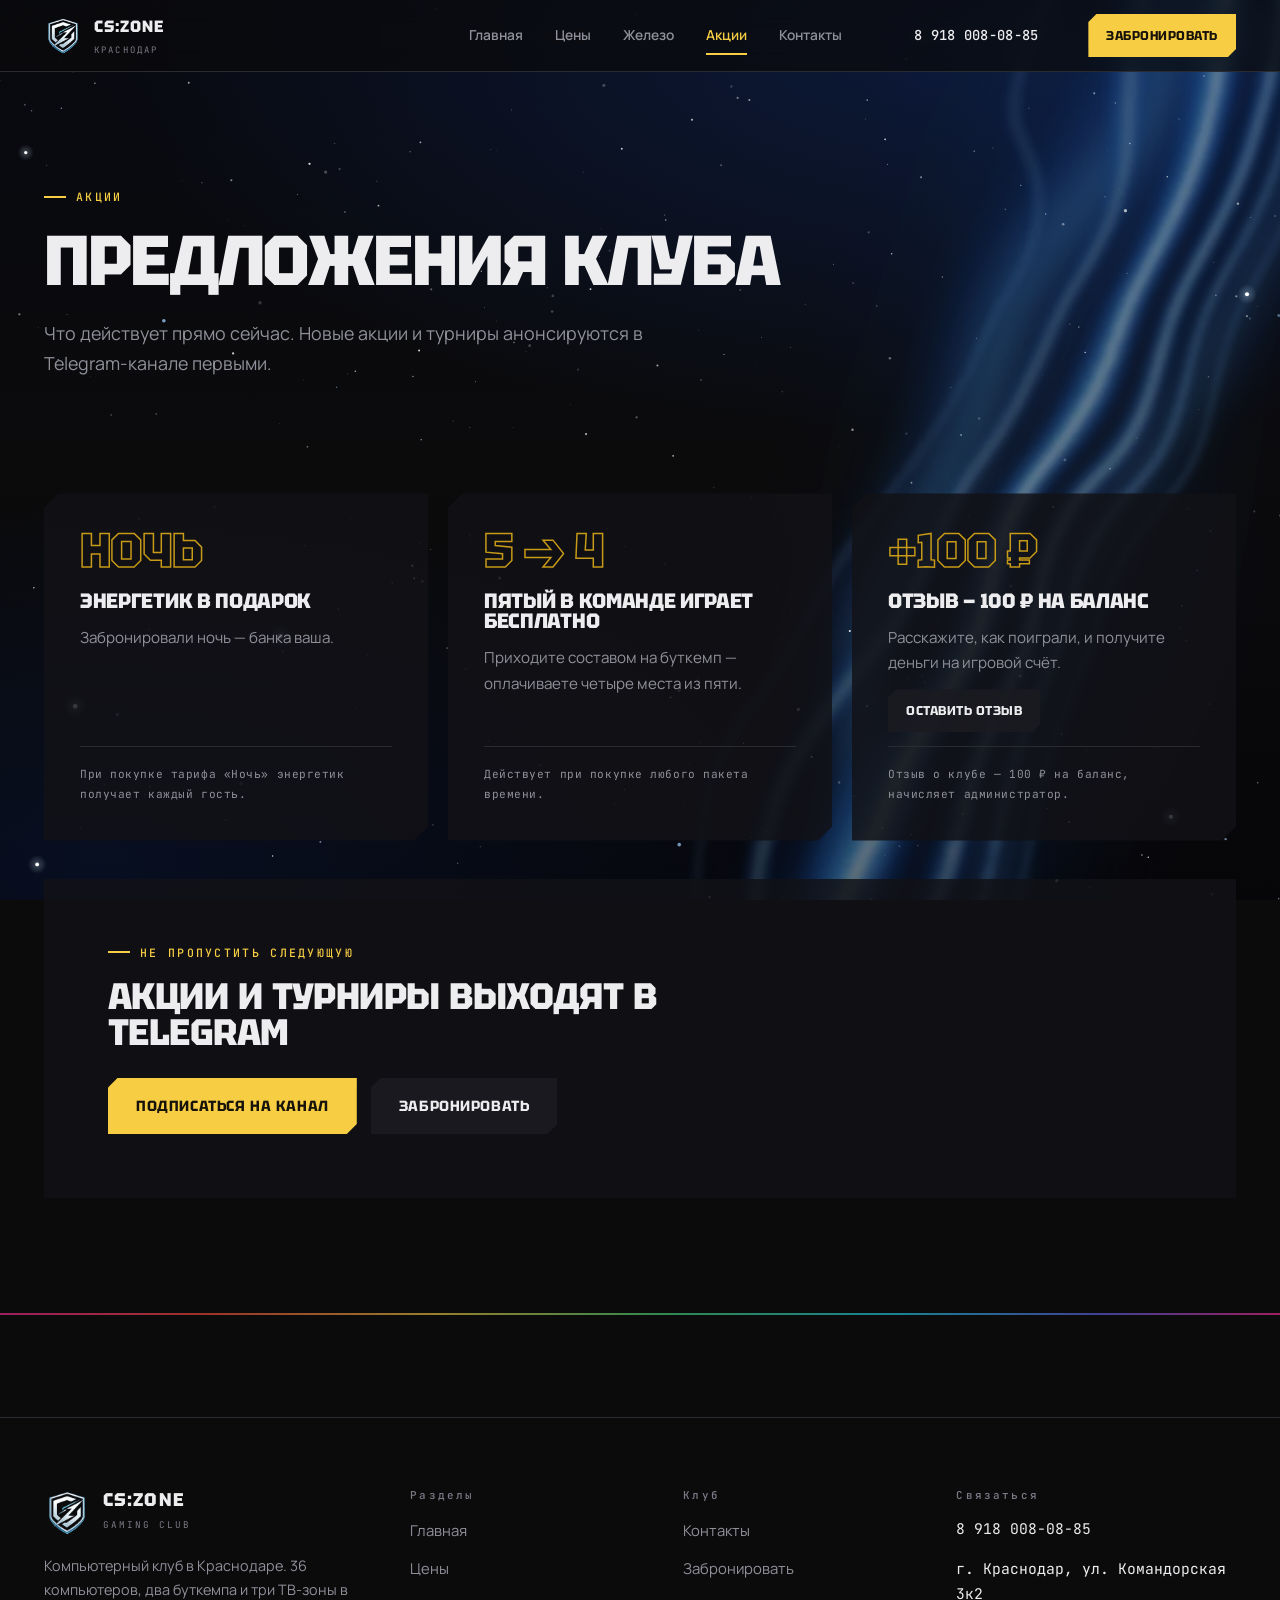
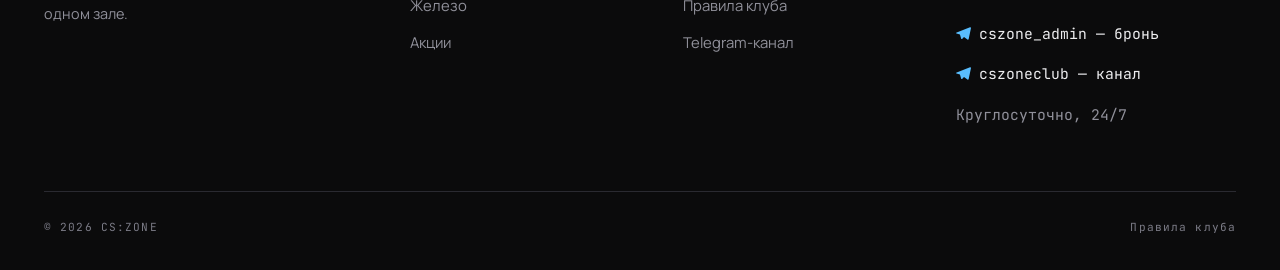
<file: promos.html>
<!DOCTYPE html>
<html lang="ru">
<head>
<meta charset="utf-8">
<meta name="viewport" content="width=device-width, initial-scale=1">
<title>{title}</title>
<meta name="description" content="{desc}">
<meta name="theme-color" content="#0B0B0C">
<meta property="og:type" content="website">
<meta property="og:site_name" content="CS:ZONE">
<meta property="og:title" content="{title}">
<meta property="og:description" content="{desc}">
<meta property="og:image" content="assets/img/og-cover.jpg">
<meta property="og:image:width" content="1200">
<meta property="og:image:height" content="630">
<meta name="twitter:card" content="summary_large_image">
<meta property="og:locale" content="ru_RU">
<link rel="icon" href="assets/img/favicon.png" type="image/png">
<link rel="apple-touch-icon" href="assets/img/apple-touch-icon.png">
<link rel="preconnect" href="https://fonts.googleapis.com">
<link rel="preconnect" href="https://fonts.gstatic.com" crossorigin>
<link href="https://fonts.googleapis.com/css2?family=Tektur:wght@500;700;800;900&family=Manrope:wght@400;500;600;700;800&family=JetBrains+Mono:wght@400;500;700&display=swap" rel="stylesheet">
<link rel="stylesheet" href="assets/css/main.css">
<script type="application/ld+json">
{{
  "@context": "https://schema.org",
  "@type": "LocalBusiness",
  "name": "CS:ZONE",
  "description": "Компьютерный клуб в Краснодаре: 36 компьютеров, два буткемпа, три ТВ-зоны.",
  "image": "assets/img/og-cover.jpg",
  "telephone": "{tel_raw}",
  "priceRange": "120–1700 ₽",
  "address": {{
    "@type": "PostalAddress",
    "addressCountry": "RU",
    "addressLocality": "Краснодар",
    "streetAddress": "ул. Командорская, 3к2"
  }},
  "geo": {{ "@type": "GeoCoordinates", "latitude": 45.090656, "longitude": 39.032451 }},
  "openingHoursSpecification": [{{
    "@type": "OpeningHoursSpecification",
    "dayOfWeek": ["Monday","Tuesday","Wednesday","Thursday","Friday","Saturday","Sunday"],
    "opens": "00:00", "closes": "23:59"
  }}],
  "hasMap": "{ymap}",
  "sameAs": ["{tg}", "{gis}"]
}}
</script>
<script>window.CSZONE_SPECS={"standart":{"label":"STANDART","core":[["Процессор","Intel Core i5-10400F"],["Видеокарта","RTX 2060 SUPER 8 ГБ"],["ОЗУ","16 ГБ DDR4 3200"]],"gear":[["Монитор","ASUS, 165 Гц, 25/27″"],["Клавиатура","ASUS TUF Gaming K3"],["Наушники","IO Graphite 2"],["Мышь","Logitech G102"]]},"bootcamp":{"label":"BOOTCAMP","core":[["Процессор","Intel Core i5-10400F"],["Видеокарта","RTX 3060"],["ОЗУ","16 ГБ DDR4 3200"]],"gear":[["Монитор","ASUS, 280 Гц, 25/27″"],["Клавиатура","ASUS ROG Strix NX"],["Наушники","HyperX Cloud II"],["Мышь","Free Wolf A7 / Logitech G403"]]},"tv":{"label":"TV","core":[["Экран","Телевизор 65″"]],"gear":[]}};</script>
</head>
<body>

<div class="sky" aria-hidden="true"><span class="sky__aurora"></span></div>

<header class="nav">
  <div class="nav__in">
    <a class="nav__logo" href="index.html" aria-label="CS:ZONE — на главную">
      <img src="assets/img/logo.webp" alt="" width="38" height="38">
      <span><b>CS:ZONE</b><span>Краснодар</span></span>
    </a>
    <nav class="nav__links" aria-label="Разделы сайта">
      <a href="index.html">Главная</a>
      <a href="prices.html">Цены</a>
      <a href="hardware.html">Железо</a>
      <a href="promos.html" aria-current="page">Акции</a>
      <a href="contacts.html">Контакты</a>
    </nav>
    <a class="nav__tel" href="tel:+79180080885" style="margin-left:26px">8 918 008-08-85</a>
    <a class="btn btn--primary btn--sm nav__cta" href="booking.html" style="margin-left:18px">Забронировать</a>
    <button class="burger" type="button" aria-expanded="false" aria-label="Меню">
      <svg width="26" height="26" viewBox="0 0 26 26" fill="none" stroke="currentColor" stroke-width="2">
        <path d="M3 7h20M3 13h20M3 19h20"/></svg>
    </button>
  </div>
</header>

<div class="drawer" id="drawer">
    <a href="index.html">Главная</a>
    <a href="prices.html">Цены</a>
    <a href="hardware.html">Железо</a>
    <a href="promos.html" aria-current="page">Акции</a>
    <a href="contacts.html">Контакты</a>
    <a href="rules.html">Правила</a>
    <a class="btn btn--primary btn--wide" href="booking.html">Забронировать место</a>
    <a class="btn btn--ghost btn--wide" href="tel:+79180080885">8 918 008-08-85</a>
</div>

<main>

<section class="section" style="padding-bottom:0">
  <div class="wrap">
    <div class="hero__anim">
      <p class="eyebrow">Акции</p>
      <h1 style="font-size:clamp(2.2rem,6vw,4.4rem);margin-top:20px;letter-spacing:-.03em">Предложения клуба</h1>
      <p class="lead" style="margin-top:24px">Что действует прямо сейчас. Новые акции и турниры анонсируются в Telegram-канале первыми.</p>
    </div>
  </div>
</section>

<section class="section">
  <div class="wrap">
    <div class="cards" style="margin-top:0"><article class="promo cut" data-rise="0"><p class="promo__mark">НОЧЬ</p><h3>Энергетик в подарок</h3><p class="promo__t">Забронировали ночь — банка ваша.</p><p class="promo__cond">При покупке тарифа «Ночь» энергетик получает каждый гость.</p></article><article class="promo cut" data-rise="80"><p class="promo__mark">5 → 4</p><h3>Пятый в команде играет бесплатно</h3><p class="promo__t">Приходите составом на буткемп — оплачиваете четыре места из пяти.</p><p class="promo__cond">Действует при покупке любого пакета времени.</p></article><article class="promo cut" data-rise="160"><p class="promo__mark">+100 ₽</p><h3>Отзыв — 100 ₽ на баланс</h3><p class="promo__t">Расскажите, как поиграли, и получите деньги на игровой счёт.</p><a class="btn btn--ghost btn--sm" href="https://yandex.ru/maps/org/cs_zone/221049266006/reviews/" target="_blank" rel="noopener" style="align-self:flex-start">Оставить отзыв</a><p class="promo__cond">Отзыв о клубе — 100 ₽ на баланс, начисляет администратор.</p></article></div>
    <div class="band cut-l" data-rise style="margin-top:38px">
      <div>
        <p class="eyebrow">Не пропустить следующую</p>
        <h2 style="font-size:clamp(1.5rem,3vw,2.3rem);max-width:26ch;margin-top:16px">Акции
          и турниры выходят в Telegram</h2>
      </div>
      <div class="band__acts">
        <a class="btn btn--primary" href='https://t.me/cszoneclub' target="_blank" rel="noopener">Подписаться на канал</a>
        <a class="btn btn--ghost" href="booking.html">Забронировать</a>
      </div>
    </div>
  </div>
</section>

</main>

<hr class="rule-spectrum">
<footer class="foot">
  <div class="wrap">
    <div class="foot__grid">
      <div>
        <a class="foot__logo" href="index.html">
          <img src="assets/img/logo.webp" alt="" width="46" height="46">
          <span><b>CS:ZONE</b><span>Gaming club</span></span>
        </a>
        <p>Компьютерный клуб в Краснодаре. 36 компьютеров, два буткемпа и три ТВ-зоны в одном зале.</p>
      </div>
      <div>
        <h4>Разделы</h4>
        <ul>
          <li><a href="index.html">Главная</a></li>
          <li><a href="prices.html">Цены</a></li>
          <li><a href="hardware.html">Железо</a></li>
          <li><a href="promos.html">Акции</a></li>
        </ul>
      </div>
      <div>
        <h4>Клуб</h4>
        <ul>
          <li><a href="contacts.html">Контакты</a></li>
          <li><a href="booking.html">Забронировать</a></li>
          <li><a href="rules.html">Правила клуба</a></li>
          <li><a href="https://t.me/cszoneclub" target="_blank" rel="noopener">Telegram-канал</a></li>
        </ul>
      </div>
      <div>
        <h4>Связаться</h4>
        <a class="foot__c" href="tel:+79180080885">8 918 008-08-85</a>
        <a class="foot__c" href="https://yandex.ru/maps/org/cs_zone/221049266006/" target="_blank" rel="noopener">г. Краснодар, ул. Командорская 3к2</a>
        <a class="foot__c" href="https://t.me/cszone_admin" target="_blank" rel="noopener"><svg class="tg-i" viewBox="0 0 24 24" width="15" height="15" fill="currentColor" aria-hidden="true"><path d="M23.91 3.79 20.3 20.84c-.25 1.21-.98 1.5-2 .94l-5.5-4.07-2.66 2.57c-.3.3-.55.56-1.1.56-.72 0-.6-.27-.84-.95L6.3 13.7l-5.45-1.7c-1.18-.35-1.19-1.16.26-1.75l21.26-8.2c.97-.43 1.9.24 1.53 1.73z"/></svg>cszone_admin — бронь</a>
        <a class="foot__c" href="https://t.me/cszoneclub" target="_blank" rel="noopener"><svg class="tg-i" viewBox="0 0 24 24" width="15" height="15" fill="currentColor" aria-hidden="true"><path d="M23.91 3.79 20.3 20.84c-.25 1.21-.98 1.5-2 .94l-5.5-4.07-2.66 2.57c-.3.3-.55.56-1.1.56-.72 0-.6-.27-.84-.95L6.3 13.7l-5.45-1.7c-1.18-.35-1.19-1.16.26-1.75l21.26-8.2c.97-.43 1.9.24 1.53 1.73z"/></svg>cszoneclub — канал</a>
        <span class="foot__c" style="color:var(--ash)">Круглосуточно, 24/7</span>
      </div>
    </div>
    <div class="foot__bot">
      <span>© <span id="year">2026</span> CS:ZONE</span>
      <a href="rules.html">Правила клуба</a>
    </div>
  </div>
</footer>

<script src="assets/js/main.js"></script>
</body>
</html>
</file>
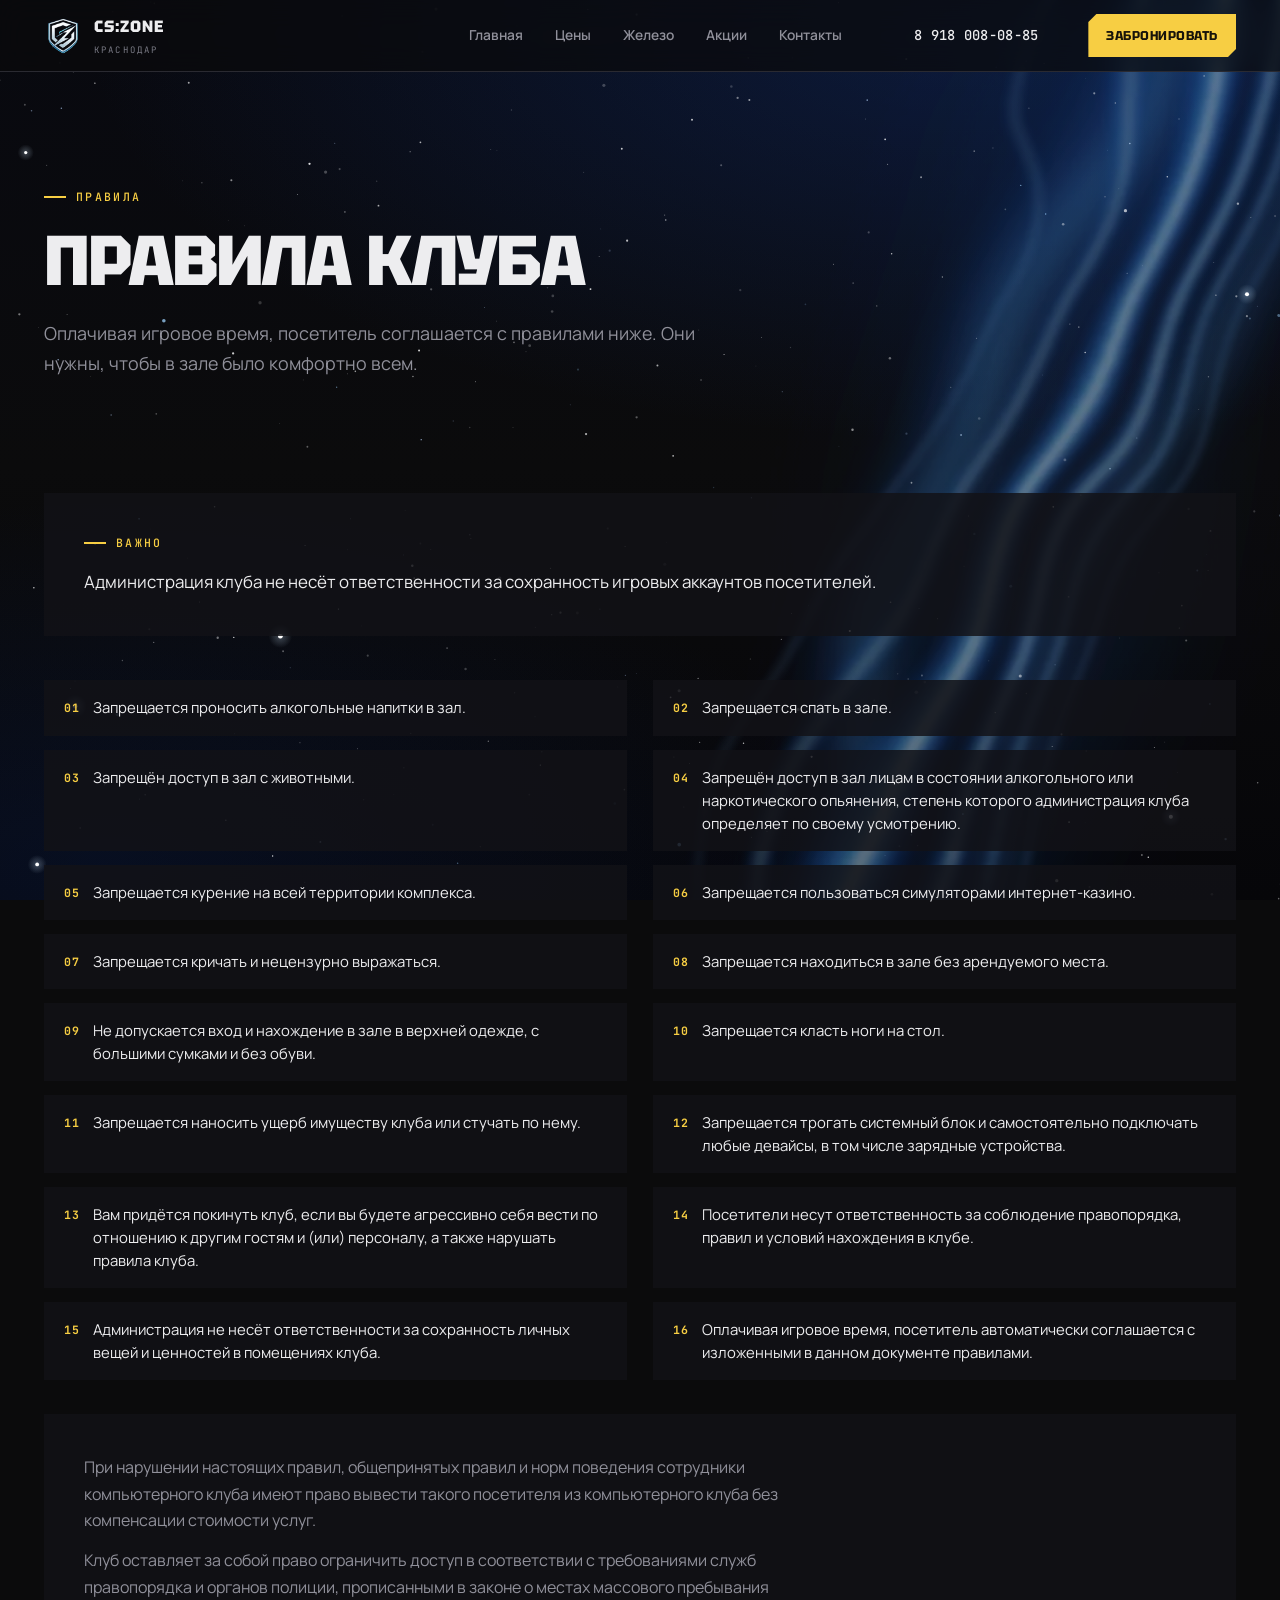
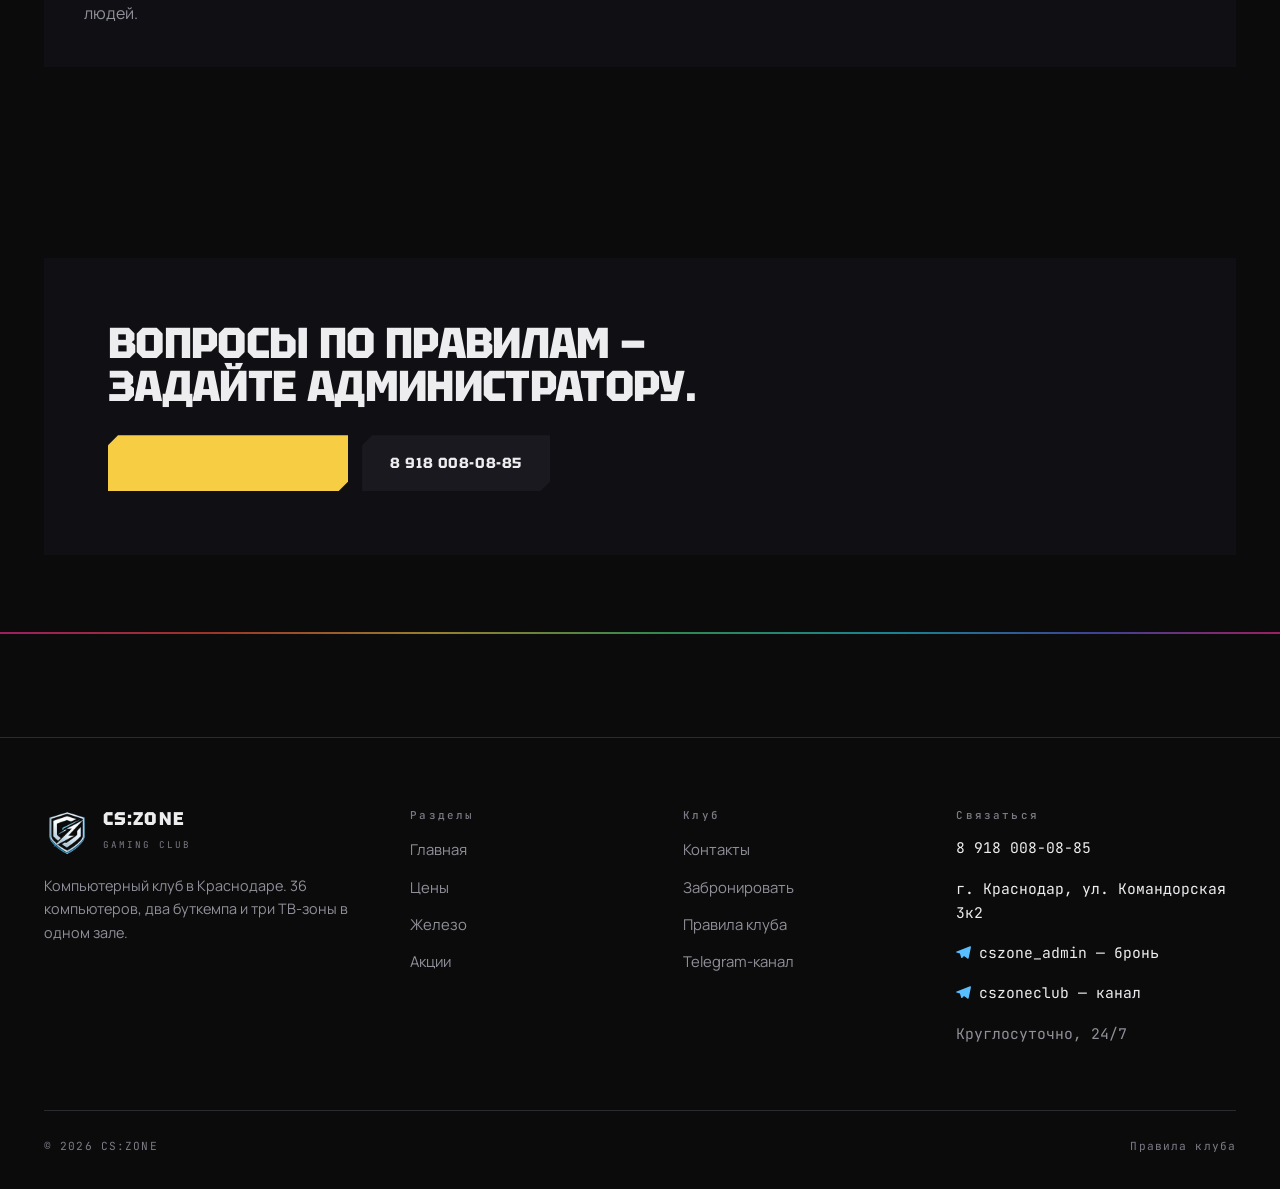
<file: rules.html>
<!DOCTYPE html>
<html lang="ru">
<head>
<meta charset="utf-8">
<meta name="viewport" content="width=device-width, initial-scale=1">
<title>{title}</title>
<meta name="description" content="{desc}">
<meta name="theme-color" content="#0B0B0C">
<meta property="og:type" content="website">
<meta property="og:site_name" content="CS:ZONE">
<meta property="og:title" content="{title}">
<meta property="og:description" content="{desc}">
<meta property="og:image" content="assets/img/og-cover.jpg">
<meta property="og:image:width" content="1200">
<meta property="og:image:height" content="630">
<meta name="twitter:card" content="summary_large_image">
<meta property="og:locale" content="ru_RU">
<link rel="icon" href="assets/img/favicon.png" type="image/png">
<link rel="apple-touch-icon" href="assets/img/apple-touch-icon.png">
<link rel="preconnect" href="https://fonts.googleapis.com">
<link rel="preconnect" href="https://fonts.gstatic.com" crossorigin>
<link href="https://fonts.googleapis.com/css2?family=Tektur:wght@500;700;800;900&family=Manrope:wght@400;500;600;700;800&family=JetBrains+Mono:wght@400;500;700&display=swap" rel="stylesheet">
<link rel="stylesheet" href="assets/css/main.css">
<script type="application/ld+json">
{{
  "@context": "https://schema.org",
  "@type": "LocalBusiness",
  "name": "CS:ZONE",
  "description": "Компьютерный клуб в Краснодаре: 36 компьютеров, два буткемпа, три ТВ-зоны.",
  "image": "assets/img/og-cover.jpg",
  "telephone": "{tel_raw}",
  "priceRange": "120–1700 ₽",
  "address": {{
    "@type": "PostalAddress",
    "addressCountry": "RU",
    "addressLocality": "Краснодар",
    "streetAddress": "ул. Командорская, 3к2"
  }},
  "geo": {{ "@type": "GeoCoordinates", "latitude": 45.090656, "longitude": 39.032451 }},
  "openingHoursSpecification": [{{
    "@type": "OpeningHoursSpecification",
    "dayOfWeek": ["Monday","Tuesday","Wednesday","Thursday","Friday","Saturday","Sunday"],
    "opens": "00:00", "closes": "23:59"
  }}],
  "hasMap": "{ymap}",
  "sameAs": ["{tg}", "{gis}"]
}}
</script>
<script>window.CSZONE_SPECS={"standart":{"label":"STANDART","core":[["Процессор","Intel Core i5-10400F"],["Видеокарта","RTX 2060 SUPER 8 ГБ"],["ОЗУ","16 ГБ DDR4 3200"]],"gear":[["Монитор","ASUS, 165 Гц, 25/27″"],["Клавиатура","ASUS TUF Gaming K3"],["Наушники","IO Graphite 2"],["Мышь","Logitech G102"]]},"bootcamp":{"label":"BOOTCAMP","core":[["Процессор","Intel Core i5-10400F"],["Видеокарта","RTX 3060"],["ОЗУ","16 ГБ DDR4 3200"]],"gear":[["Монитор","ASUS, 280 Гц, 25/27″"],["Клавиатура","ASUS ROG Strix NX"],["Наушники","HyperX Cloud II"],["Мышь","Free Wolf A7 / Logitech G403"]]},"tv":{"label":"TV","core":[["Экран","Телевизор 65″"]],"gear":[]}};</script>
</head>
<body>

<div class="sky" aria-hidden="true"><span class="sky__aurora"></span></div>

<header class="nav">
  <div class="nav__in">
    <a class="nav__logo" href="index.html" aria-label="CS:ZONE — на главную">
      <img src="assets/img/logo.webp" alt="" width="38" height="38">
      <span><b>CS:ZONE</b><span>Краснодар</span></span>
    </a>
    <nav class="nav__links" aria-label="Разделы сайта">
      <a href="index.html">Главная</a>
      <a href="prices.html">Цены</a>
      <a href="hardware.html">Железо</a>
      <a href="promos.html">Акции</a>
      <a href="contacts.html">Контакты</a>
    </nav>
    <a class="nav__tel" href="tel:+79180080885" style="margin-left:26px">8 918 008-08-85</a>
    <a class="btn btn--primary btn--sm nav__cta" href="booking.html" style="margin-left:18px">Забронировать</a>
    <button class="burger" type="button" aria-expanded="false" aria-label="Меню">
      <svg width="26" height="26" viewBox="0 0 26 26" fill="none" stroke="currentColor" stroke-width="2">
        <path d="M3 7h20M3 13h20M3 19h20"/></svg>
    </button>
  </div>
</header>

<div class="drawer" id="drawer">
    <a href="index.html">Главная</a>
    <a href="prices.html">Цены</a>
    <a href="hardware.html">Железо</a>
    <a href="promos.html">Акции</a>
    <a href="contacts.html">Контакты</a>
    <a href="rules.html">Правила</a>
    <a class="btn btn--primary btn--wide" href="booking.html">Забронировать место</a>
    <a class="btn btn--ghost btn--wide" href="tel:+79180080885">8 918 008-08-85</a>
</div>

<main>

<section class="section" style="padding-bottom:0">
  <div class="wrap">
    <div class="hero__anim">
      <p class="eyebrow">Правила</p>
      <h1 style="font-size:clamp(2.2rem,6vw,4.4rem);margin-top:20px;letter-spacing:-.03em">Правила клуба</h1>
      <p class="lead" style="margin-top:24px">Оплачивая игровое время, посетитель соглашается с правилами ниже. Они нужны, чтобы в зале было комфортно всем.</p>
    </div>
  </div>
</section>

<section class="section">
  <div class="wrap">
    <div class="panel cut-l" data-rise style="margin-bottom:34px">
      <p class="eyebrow">Важно</p>
      <p style="margin-top:16px;font-size:1.06rem">Администрация клуба не несёт ответственности
        за сохранность игровых аккаунтов посетителей.</p>
    </div>

    <ul class="rules">
        <li data-rise="0"><b>01</b><span>Запрещается проносить алкогольные напитки в зал.</span></li>
        <li data-rise="25"><b>02</b><span>Запрещается спать в зале.</span></li>
        <li data-rise="50"><b>03</b><span>Запрещён доступ в зал с животными.</span></li>
        <li data-rise="75"><b>04</b><span>Запрещён доступ в зал лицам в состоянии алкогольного или наркотического опьянения, степень которого администрация клуба определяет по своему усмотрению.</span></li>
        <li data-rise="100"><b>05</b><span>Запрещается курение на всей территории комплекса.</span></li>
        <li data-rise="125"><b>06</b><span>Запрещается пользоваться симуляторами интернет-казино.</span></li>
        <li data-rise="150"><b>07</b><span>Запрещается кричать и нецензурно выражаться.</span></li>
        <li data-rise="175"><b>08</b><span>Запрещается находиться в зале без арендуемого места.</span></li>
        <li data-rise="200"><b>09</b><span>Не допускается вход и нахождение в зале в верхней одежде, с большими сумками и без обуви.</span></li>
        <li data-rise="225"><b>10</b><span>Запрещается класть ноги на стол.</span></li>
        <li data-rise="250"><b>11</b><span>Запрещается наносить ущерб имуществу клуба или стучать по нему.</span></li>
        <li data-rise="275"><b>12</b><span>Запрещается трогать системный блок и самостоятельно подключать любые девайсы, в том числе зарядные устройства.</span></li>
        <li data-rise="300"><b>13</b><span>Вам придётся покинуть клуб, если вы будете агрессивно себя вести по отношению к другим гостям и (или) персоналу, а также нарушать правила клуба.</span></li>
        <li data-rise="300"><b>14</b><span>Посетители несут ответственность за соблюдение правопорядка, правил и условий нахождения в клубе.</span></li>
        <li data-rise="300"><b>15</b><span>Администрация не несёт ответственности за сохранность личных вещей и ценностей в помещениях клуба.</span></li>
        <li data-rise="300"><b>16</b><span>Оплачивая игровое время, посетитель автоматически соглашается с изложенными в данном документе правилами.</span></li>
    </ul>

    <div class="panel cut-l" data-rise style="margin-top:34px">
      <div class="prose">
        <p>При нарушении настоящих правил, общепринятых правил и норм поведения сотрудники
          компьютерного клуба имеют право вывести такого посетителя из компьютерного клуба
          без компенсации стоимости услуг.</p>
        <p>Клуб оставляет за собой право ограничить доступ в соответствии с требованиями
          служб правопорядка и органов полиции, прописанными в законе о местах массового
          пребывания людей.</p>
      </div>
    </div>
  </div>
</section>

<section class="section section--tight">
  <div class="wrap">
    <div class="band cut-l" data-rise>
      <div>
        <h2>Вопросы по правилам — задайте администратору.</h2>
        
      </div>
      <div class="band__acts">
        <a class="btn btn--primary" href="booking.html">Забронировать место</a>
        <a class="btn btn--ghost" href="tel:+79180080885">8 918 008-08-85</a>
      </div>
    </div>
  </div>
</section>

</main>

<hr class="rule-spectrum">
<footer class="foot">
  <div class="wrap">
    <div class="foot__grid">
      <div>
        <a class="foot__logo" href="index.html">
          <img src="assets/img/logo.webp" alt="" width="46" height="46">
          <span><b>CS:ZONE</b><span>Gaming club</span></span>
        </a>
        <p>Компьютерный клуб в Краснодаре. 36 компьютеров, два буткемпа и три ТВ-зоны в одном зале.</p>
      </div>
      <div>
        <h4>Разделы</h4>
        <ul>
          <li><a href="index.html">Главная</a></li>
          <li><a href="prices.html">Цены</a></li>
          <li><a href="hardware.html">Железо</a></li>
          <li><a href="promos.html">Акции</a></li>
        </ul>
      </div>
      <div>
        <h4>Клуб</h4>
        <ul>
          <li><a href="contacts.html">Контакты</a></li>
          <li><a href="booking.html">Забронировать</a></li>
          <li><a href="rules.html">Правила клуба</a></li>
          <li><a href="https://t.me/cszoneclub" target="_blank" rel="noopener">Telegram-канал</a></li>
        </ul>
      </div>
      <div>
        <h4>Связаться</h4>
        <a class="foot__c" href="tel:+79180080885">8 918 008-08-85</a>
        <a class="foot__c" href="https://yandex.ru/maps/org/cs_zone/221049266006/" target="_blank" rel="noopener">г. Краснодар, ул. Командорская 3к2</a>
        <a class="foot__c" href="https://t.me/cszone_admin" target="_blank" rel="noopener"><svg class="tg-i" viewBox="0 0 24 24" width="15" height="15" fill="currentColor" aria-hidden="true"><path d="M23.91 3.79 20.3 20.84c-.25 1.21-.98 1.5-2 .94l-5.5-4.07-2.66 2.57c-.3.3-.55.56-1.1.56-.72 0-.6-.27-.84-.95L6.3 13.7l-5.45-1.7c-1.18-.35-1.19-1.16.26-1.75l21.26-8.2c.97-.43 1.9.24 1.53 1.73z"/></svg>cszone_admin — бронь</a>
        <a class="foot__c" href="https://t.me/cszoneclub" target="_blank" rel="noopener"><svg class="tg-i" viewBox="0 0 24 24" width="15" height="15" fill="currentColor" aria-hidden="true"><path d="M23.91 3.79 20.3 20.84c-.25 1.21-.98 1.5-2 .94l-5.5-4.07-2.66 2.57c-.3.3-.55.56-1.1.56-.72 0-.6-.27-.84-.95L6.3 13.7l-5.45-1.7c-1.18-.35-1.19-1.16.26-1.75l21.26-8.2c.97-.43 1.9.24 1.53 1.73z"/></svg>cszoneclub — канал</a>
        <span class="foot__c" style="color:var(--ash)">Круглосуточно, 24/7</span>
      </div>
    </div>
    <div class="foot__bot">
      <span>© <span id="year">2026</span> CS:ZONE</span>
      <a href="rules.html">Правила клуба</a>
    </div>
  </div>
</footer>

<script src="assets/js/main.js"></script>
</body>
</html>
</file>
<file: assets/css/main.css>
/* ==========================================================================
   CS:ZONE — компьютерный клуб, Краснодар
   Дизайн-система. Один файл на весь сайт.
   Форма: срезанный угол 45° (эхо угловатого бейджа логотипа).
   Цвет: тёплый чёрный зала + янтарь логотипа. Один акцент.
   Шрифты: Tektur (заголовки, номера), Manrope (текст), JetBrains Mono (данные).
   ========================================================================== */

:root{
  /* фон — тёплый чёрный, не #000: в зале чёрный всегда с примесью */
  --void:      #0B0B0C;
  --void-2:    #070708;
  /* панели чуть прозрачные: сквозь них читается небо, контраст текста
     при этом не меняется — за ними всё равно почти чёрный фон */
  --panel:     rgba(19, 19, 23, .84);
  --panel-2:   rgba(27, 27, 33, .88);
  --panel-flat:#131316;   /* там, где нужна честная непрозрачность */
  --line:      #2A2A31;

  /* акцент — точный цвет логотипа */
  --amber:     #F7CE43;
  --amber-dim: #C79A17;
  --amber-ink: #17130A;
  --glow:      rgba(247, 206, 67, .28);

  --chalk:     #EDEDEF;
  --ash:       #90909A;
  --ash-dim:   #7B7B86;   /* 5.1:1 на --void — годно для мелкого текста */
  --live:      #4ADE80;

  /* лёд — цвет нового логотипа и северного сияния. Второй голос, не акцент:
     кнопки и цены остаются янтарными, лёд держит фон, свечение и бронь. */
  --ice:       #59BEFF;
  --ice-deep:  #0F49BE;
  --ice-glow:  rgba(89, 190, 255, .30);

  --f-display: 'Tektur', 'Arial Narrow', Impact, sans-serif;
  --f-body:    'Manrope', system-ui, -apple-system, 'Segoe UI', sans-serif;
  --f-mono:    'JetBrains Mono', ui-monospace, 'SFMono-Regular', monospace;

  --ch:  14px;                        /* размер срезанного угла */
  --ease: cubic-bezier(.16, 1, .3, 1);
  --wrap: 1240px;
  --nav-h: 72px;

  /* спектр клавиатур из зала. Используется ровно дважды на странице. */
  --spectrum: linear-gradient(90deg,
      #FF2D9B 0%, #FF4D3D 16%, #F7CE43 34%,
      #4ADE80 52%, #22D3EE 70%, #6366F1 86%, #FF2D9B 100%);
}

/* --------------------------------------------------------------- reset --- */
*,*::before,*::after{ box-sizing:border-box }
[hidden]{ display:none !important }
html{ -webkit-text-size-adjust:100%; scroll-behavior:smooth; background:var(--void) }
body{
  margin:0; background:transparent; color:var(--chalk);
  font-family:var(--f-body); font-size:16px; line-height:1.65;
  font-weight:400; -webkit-font-smoothing:antialiased;
  overflow-x:hidden;
}

/* ---------------------------------------------------------------- небо --- *
   Звёздное небо и северное сияние с фирменных иконок клуба.
   Слой один на страницу, position:fixed — не участвует в скролле,
   поэтому не вызывает перерисовку контента. Звёзды — два SVG-поля разной
   плотности: их прозрачность дышит в разном темпе, и небо мерцает без JS.
   Сияние отрисовано заранее (feTurbulence), браузер только двигает готовую
   картинку — на слабых машинах это дешевле, чем считать фильтры вживую.
   -------------------------------------------------------------------------- */
.sky{
  position:fixed; inset:0; z-index:-1; pointer-events:none; overflow:hidden;
  background:
    radial-gradient(115% 75% at 76% 4%,  rgba(20, 58, 140, .34) 0%, transparent 60%),
    radial-gradient(95% 65% at 8% 96%,   rgba(11, 38, 100, .26) 0%, transparent 62%),
    linear-gradient(180deg, #080910 0%, var(--void) 52%, #060609 100%);
}
/* два звёздных поля */
.sky::before, .sky::after{
  content:''; position:absolute; inset:-3%;
  background-position:center; background-repeat:no-repeat; background-size:cover;
}
.sky::before{ background-image:url(../img/stars-a.svg);
  animation:twinkleA 13s ease-in-out infinite }
.sky::after{  background-image:url(../img/stars-b.svg);
  animation:twinkleB 8.5s ease-in-out infinite }

/* Сияние держим в правой части кадра: слева остаётся чистое звёздное небо,
   на котором спокойно читается крупный заголовок. Левый край ленты гасим
   маской, чтобы она не обрывалась по границе элемента. */
.sky__aurora{
  position:absolute; top:-10%; bottom:-10%; right:-8%; left:34%;
  background:url(../img/aurora.webp) center / cover no-repeat;
  mix-blend-mode:screen; opacity:.6;
  -webkit-mask-image:linear-gradient(90deg, transparent 0%, #000 34%, #000 100%);
          mask-image:linear-gradient(90deg, transparent 0%, #000 34%, #000 100%);
  animation:auroraDrift 54s ease-in-out infinite alternate;
}
@media (max-width:900px){
  /* Колонка одна и текст идёт через весь экран — сияние приглушаем,
     иначе оно спорит с абзацами. Звёзды остаются в полную силу. */
  .sky__aurora{ left:8%; opacity:.34 }
}
@keyframes twinkleA{ 0%,100%{ opacity:.9 }  50%{ opacity:.55 } }
@keyframes twinkleB{ 0%,100%{ opacity:.5 }  45%{ opacity:.95 } }
@keyframes auroraDrift{
  from{ transform:translate3d(0,0,0)        scale(1);    opacity:.56 }
  to  { transform:translate3d(-2.5%,1.5%,0) scale(1.09); opacity:.8  }
}
img,video{ display:block; max-width:100%; height:auto }
a{ color:inherit; text-decoration:none }
button,input,select,textarea{ font:inherit; color:inherit }
h1,h2,h3,h4{ margin:0; font-family:var(--f-display); font-weight:800;
  line-height:.98; letter-spacing:-.015em; text-transform:uppercase }
p{ margin:0 }
ul{ margin:0; padding:0; list-style:none }
:focus-visible{ outline:2px solid var(--amber); outline-offset:3px }

/* ------------------------------------------------------- форма-язык ------ */
/* Срез верхнего-левого и нижнего-правого угла. Одна форма на весь сайт. */
.cut{
  clip-path:polygon(var(--ch) 0, 100% 0, 100% calc(100% - var(--ch)),
                    calc(100% - var(--ch)) 100%, 0 100%, 0 var(--ch));
}
.cut-s{ --ch:8px }
.cut-l{ --ch:22px }

/* ---------------------------------------------------------- раскладка --- */
.wrap{ width:100%; max-width:var(--wrap); margin-inline:auto; padding-inline:24px }
.section{ padding-block:clamp(64px, 9vw, 130px) }
.section--tight{ padding-block:clamp(48px, 6vw, 80px) }

.eyebrow{
  font-family:var(--f-mono); font-size:.72rem; font-weight:500;
  letter-spacing:.2em; text-transform:uppercase; color:var(--amber);
  display:flex; align-items:center; gap:10px;
}
.eyebrow::before{
  content:''; width:22px; height:2px; background:var(--amber); flex:none;
}
.eyebrow--plain::before{ display:none }

.h-sec{ font-size:clamp(1.9rem, 4vw, 3.1rem); margin-top:18px }
.lead{ color:var(--ash); font-size:clamp(1rem,1.4vw,1.12rem); max-width:62ch }

.rule-spectrum{ height:2px; background:var(--spectrum); opacity:.6; border:0; margin:0 }

/* ------------------------------------------------------------ кнопки ---- */
.btn{
  display:inline-flex; align-items:center; justify-content:center; gap:10px;
  padding:16px 28px; border:0; cursor:pointer;
  font-family:var(--f-display); font-weight:700; font-size:.92rem;
  letter-spacing:.04em; text-transform:uppercase; white-space:nowrap;
  transition:transform .25s var(--ease), background-color .25s, box-shadow .3s, color .25s;
  clip-path:polygon(var(--ch) 0, 100% 0, 100% calc(100% - var(--ch)),
                    calc(100% - var(--ch)) 100%, 0 100%, 0 var(--ch));
  --ch:10px;
}
.btn--primary{ background:var(--amber); color:var(--amber-ink) }
.btn--primary:hover{ background:#FFDC63; box-shadow:0 0 0 1px var(--amber), 0 12px 40px var(--glow) }
.btn--ghost{ background:var(--panel-2); color:var(--chalk) }
.btn--ghost:hover{ background:#24242B; color:var(--amber) }
.btn:active{ transform:translateY(1px) }
.btn--wide{ width:100%; padding-block:18px }
.btn--sm{ padding:11px 18px; font-size:.8rem; --ch:8px }

/* --------------------------------------------------------------- шапка -- */
.nav{
  position:sticky; top:0; z-index:60; height:var(--nav-h);
  display:flex; align-items:center;
  background:rgba(11,11,12,.72); backdrop-filter:blur(14px);
  -webkit-backdrop-filter:blur(14px);
  border-bottom:1px solid var(--line);
  transition:background-color .3s;
}
.nav__in{ display:flex; align-items:center; gap:32px; width:100%;
  max-width:var(--wrap); margin-inline:auto; padding-inline:24px }
.nav__logo{ display:flex; align-items:center; gap:12px; flex:none }
.nav__logo img{ width:38px; height:38px }
.nav__logo b{ font-family:var(--f-display); font-weight:800; font-size:1.02rem;
  letter-spacing:.06em; line-height:1; color:var(--chalk) }
.nav__logo span span{ display:block; font-family:var(--f-mono); font-size:.56rem;
  letter-spacing:.24em; color:var(--ash-dim); text-transform:uppercase; margin-top:3px }
.nav__links{ display:flex; gap:4px; margin-left:auto }
.nav__links a{
  padding:10px 14px; font-size:.86rem; font-weight:600; color:var(--ash);
  transition:color .2s; position:relative;
}
.nav__links a:hover{ color:var(--chalk) }
.nav__links a[aria-current]{ color:var(--amber) }
.nav__links a[aria-current]::after{
  content:''; position:absolute; left:14px; right:14px; bottom:2px;
  height:2px; background:var(--amber);
}
.nav__cta{ flex:none }
.nav__tel{ display:flex; align-items:center; font-family:var(--f-mono);
  font-size:.86rem; font-weight:500; color:var(--chalk); letter-spacing:.02em }
.nav__tel:hover{ color:var(--amber) }
.burger{ display:none; margin-left:auto; background:none; border:0; padding:10px;
  cursor:pointer; color:var(--chalk) }
.burger svg{ display:block }

.drawer{
  position:fixed; inset:var(--nav-h) 0 0; z-index:55; background:rgba(8,8,10,.97);
  backdrop-filter:blur(10px); -webkit-backdrop-filter:blur(10px);
  padding:32px 24px 40px; display:flex; flex-direction:column; gap:6px;
  transform:translateY(-8px); opacity:0; pointer-events:none;
  transition:opacity .3s var(--ease), transform .3s var(--ease);
  overflow-y:auto;
}
.drawer[data-open]{ opacity:1; transform:none; pointer-events:auto }
.drawer a{ font-family:var(--f-display); font-weight:700; text-transform:uppercase;
  font-size:1.4rem; padding:14px 0; border-bottom:1px solid var(--line) }
.drawer a[aria-current]{ color:var(--amber) }
.drawer .btn{ margin-top:22px }

/* ---------------------------------------------------------------- герой - */
.hero{ position:relative; overflow:clip; padding-top:clamp(48px, 7vw, 92px); padding-bottom:0 }
.hero__grid{
  display:grid; grid-template-columns:1.15fr .85fr; gap:clamp(32px,5vw,72px);
  align-items:center;
}
.hero__title{
  font-size:clamp(2.7rem, 8.2vw, 6.6rem); line-height:.9; margin-top:22px;
  letter-spacing:-.03em;
}
.hero__title em{ font-style:normal; color:var(--amber); display:block }
.hero__lead{ margin-top:26px; color:var(--ash); font-size:clamp(1rem,1.5vw,1.15rem);
  max-width:44ch }
.hero__actions{ display:flex; flex-wrap:wrap; gap:14px; margin-top:34px }

/* Рамка героя: логотип на собственном кусочке неба.
   Раньше здесь крутилось интро старого бренда — теперь сцена собрана
   на CSS: легче на пару мегабайт, резче на любом экране и живёт
   в одной палитре с фоном сайта. */
.hero__frame{ position:relative; padding:1px; background:var(--line);
  clip-path:polygon(22px 0,100% 0,100% calc(100% - 22px),calc(100% - 22px) 100%,0 100%,0 22px) }
.hero__frameIn{ position:relative; background:#06070C; overflow:hidden;
  aspect-ratio:1/1; display:grid; place-items:center;
  clip-path:polygon(22px 0,100% 0,100% calc(100% - 22px),calc(100% - 22px) 100%,0 100%,0 22px) }

/* звёзды + сияние внутри рамки */
.hero__sky{
  position:absolute; inset:-12%; z-index:0; pointer-events:none;
  background:
    url(../img/stars-b.svg) center/cover no-repeat,
    url(../img/aurora.webp) 62% center/cover no-repeat,
    radial-gradient(110% 80% at 70% 10%, rgba(24,70,170,.5), transparent 62%);
  opacity:.92;
  animation:heroSky 26s ease-in-out infinite alternate;
}
.hero__frameIn::before{
  content:''; position:absolute; inset:0; z-index:1; pointer-events:none;
  background:radial-gradient(circle at 50% 47%, var(--ice-glow), transparent 66%);
}
.hero__logo{
  position:relative; z-index:2;
  width:min(66%, 340px); height:auto; object-fit:contain;
  filter:drop-shadow(0 0 34px rgba(64,150,255,.42));
  animation:heroFloat 7s ease-in-out infinite;
}
@keyframes heroSky{
  from{ transform:translate3d(0,0,0) scale(1) }
  to  { transform:translate3d(-3%,2%,0) scale(1.1) }
}
@keyframes heroFloat{
  0%,100%{ transform:translateY(-5px) }
  50%    { transform:translateY(5px) }
}
.hero__badge{
  position:absolute; left:0; bottom:0; z-index:2;
  font-family:var(--f-mono); font-size:.66rem; letter-spacing:.2em;
  text-transform:uppercase; color:var(--amber);
  background:rgba(7,7,8,.85); padding:9px 14px;
}

/* полоса фактов */
.facts{ display:grid; grid-template-columns:repeat(4,1fr); gap:1px;
  background:var(--line); margin-top:clamp(48px,6vw,84px) }
.facts > div{ background:rgba(11,11,12,.68); padding:26px 22px 28px }
.facts dt{ font-family:var(--f-mono); font-size:.66rem; letter-spacing:.2em;
  text-transform:uppercase; color:var(--ash-dim) }
.facts dd{ margin:10px 0 0; font-family:var(--f-display); font-weight:800;
  font-size:clamp(1.7rem,3vw,2.5rem); line-height:1; letter-spacing:-.02em }
.facts dd small{ font-size:.44em; color:var(--ash); letter-spacing:0;
  font-weight:600; margin-left:6px }

/* ------------------------------------------------------------- карточки - */
.cards{ display:grid; grid-template-columns:repeat(3,1fr); gap:20px; margin-top:52px }
.zone{ position:relative; background:var(--panel); overflow:hidden;
  display:flex; flex-direction:column;
  transition:transform .4s var(--ease) }
.zone:hover{ transform:translateY(-6px) }
.zone__ph{ position:relative; aspect-ratio:4/3; overflow:hidden; background:var(--void-2) }
.zone__ph img{ width:100%; height:100%; object-fit:cover;
  transition:transform .7s var(--ease), filter .4s; filter:saturate(.92) }
.zone:hover .zone__ph img{ transform:scale(1.05); filter:saturate(1.05) }
.zone__ph::after{ content:''; position:absolute; inset:0;
  background:linear-gradient(to top, var(--panel) 2%, transparent 55%) }
.zone__n{ position:absolute; right:16px; top:14px; z-index:2;
  font-family:var(--f-display); font-weight:800; font-size:2.6rem; line-height:1;
  color:var(--amber); opacity:.9 }
.zone__n span{ font-size:.32em; display:block; text-align:right; color:var(--chalk);
  letter-spacing:.16em; font-family:var(--f-mono); font-weight:500 }
.zone__b{ padding:4px 26px 30px; position:relative; z-index:2 }
.zone h3{ font-size:1.42rem }
.zone p{ color:var(--ash); font-size:.94rem; margin-top:12px }
.zone__list{ margin-top:18px; display:flex; flex-direction:column; gap:8px }
.zone__list li{ font-family:var(--f-mono); font-size:.76rem; color:var(--ash);
  letter-spacing:.03em; display:flex; gap:9px }
.zone__list li::before{ content:'—'; color:var(--amber-dim); flex:none }

/* ------------------------------------------- ПОДПИСЬ САЙТА: карта зала -- */
.hall{ background:var(--panel); padding:clamp(28px,4vw,44px);
  margin-top:52px; position:relative }
.hall__head{ display:flex; flex-wrap:wrap; gap:18px 32px; align-items:flex-end;
  justify-content:space-between; margin-bottom:34px }
.hall__legend{ display:flex; flex-wrap:wrap; gap:8px 22px; font-family:var(--f-mono);
  font-size:.7rem; letter-spacing:.12em; text-transform:uppercase; color:var(--ash) }
.hall__legend i{ width:11px; height:11px; display:inline-block; margin-right:8px;
  vertical-align:-1px }
.hall__group + .hall__group{ margin-top:34px }
.hall__gt{ display:flex; align-items:baseline; gap:14px; margin-bottom:16px }
.hall__gt b{ font-family:var(--f-display); font-weight:700; font-size:1.02rem;
  text-transform:uppercase; letter-spacing:.05em }
.hall__gt span{ font-family:var(--f-mono); font-size:.7rem; color:var(--ash-dim);
  letter-spacing:.14em; text-transform:uppercase }
.hall__gt::after{ content:''; flex:1; height:1px; background:var(--line) }

.seats{ display:grid; grid-template-columns:repeat(auto-fill,minmax(76px,1fr)); gap:10px }
.seat{
  position:relative; background:rgba(9,9,12,.74); color:var(--chalk);
  border:0; cursor:pointer; padding:14px 8px 12px; text-align:center;
  font-family:var(--f-display); font-weight:800; font-size:1.22rem; line-height:1;
  letter-spacing:.01em;
  transition:background-color .22s, color .22s, transform .22s var(--ease),
             box-shadow .28s;
  clip-path:polygon(8px 0,100% 0,100% calc(100% - 8px),calc(100% - 8px) 100%,0 100%,0 8px);
  box-shadow:inset 0 1px 0 rgba(255,255,255,.05);
}
.seat small{ display:block; font-family:var(--f-mono); font-weight:500;
  font-size:.54rem; letter-spacing:.16em; color:var(--ash-dim); margin-top:7px }
.seat:hover, .seat[data-on]{ background:var(--amber); color:var(--amber-ink);
  transform:translateY(-3px); box-shadow:0 10px 26px var(--glow) }
.seat:hover small, .seat[data-on] small{ color:rgba(23,19,10,.66) }
.seat--tv{ font-size:.94rem; padding-block:18px 16px }
.seat--vip{ background:#1E1A0E; color:var(--amber) }
.seat--vip:hover{ background:var(--amber); color:var(--amber-ink) }
.hall__note{ margin-top:30px; font-family:var(--f-mono); font-size:.72rem;
  color:var(--ash-dim); letter-spacing:.04em; line-height:1.7 }

/* --------------------------- характеристики места (наведение + панель) --- */
.sp{ margin:14px 0 0; display:flex; flex-direction:column }
.sp__r{ display:flex; gap:14px; justify-content:space-between; align-items:baseline;
  padding:7px 0 }
.sp__r dt{ font-family:var(--f-mono); font-size:.66rem; letter-spacing:.12em;
  text-transform:uppercase; color:var(--ash); flex:none }
.sp__r dd{ margin:0; font-size:.86rem; font-weight:600; text-align:right }
.sp__div{ height:1px; background:var(--line); margin:9px 0 }

.spec-tip{
  position:absolute; z-index:30; width:min(300px, 74vw);
  background:#0E0E11; padding:16px 18px 18px; pointer-events:none;
  opacity:0; transform:translateY(5px);
  transition:opacity .18s var(--ease), transform .18s var(--ease);
  box-shadow:inset 0 0 0 1px var(--line), 0 22px 60px rgba(0,0,0,.72);
  clip-path:polygon(10px 0,100% 0,100% calc(100% - 10px),
                    calc(100% - 10px) 100%,0 100%,0 10px);
}
.spec-tip[data-on]{ opacity:1; transform:none }
.spec-tip__h{ display:flex; flex-direction:column; gap:5px; padding-bottom:12px;
  border-bottom:1px solid var(--line) }
.spec-tip__h b{ font-family:var(--f-display); font-weight:800; font-size:.98rem;
  letter-spacing:.05em; color:var(--amber); text-transform:uppercase }
.spec-tip__h span{ font-family:var(--f-mono); font-size:.64rem; letter-spacing:.12em;
  text-transform:uppercase; color:var(--ash) }
.spec-tip .sp{ margin-top:10px }

.spec-panel{ background:rgba(9,9,12,.72); padding:24px 26px 26px; margin-top:22px;
  box-shadow:inset 0 1px 0 rgba(255,255,255,.05);
  clip-path:polygon(14px 0,100% 0,100% calc(100% - 14px),
                    calc(100% - 14px) 100%,0 100%,0 14px) }
.spec-panel__h{ font-family:var(--f-display); font-weight:700; font-size:1.02rem;
  text-transform:uppercase; letter-spacing:.04em; margin-top:14px }

/* сравнительная таблица на странице «Железо» */
.tbl--cmp th span{ display:block; font-family:var(--f-mono); font-size:.6rem;
  letter-spacing:.1em; color:var(--ash-dim); margin-top:6px; font-weight:400 }
.tbl--cmp thead th{ vertical-align:top; color:var(--chalk);
  font-family:var(--f-display); font-weight:700; font-size:.9rem; letter-spacing:.05em }
.tbl--cmp thead th:first-child{ color:var(--ash); font-family:var(--f-mono);
  font-size:.68rem; font-weight:500 }
.tbl--cmp tbody th{ font-family:var(--f-mono); font-size:.68rem; letter-spacing:.12em;
  text-transform:uppercase; color:var(--ash); font-weight:500; white-space:nowrap }
.tbl--cmp td{ font-weight:600 }
.tbl--cmp td:last-child, .tbl--cmp th:last-child{ text-align:left;
  font-family:inherit }
.tbl--cmp .tbl__div td{ padding:0; height:14px; border-bottom:0 }
@media (max-width:640px){
  .tbl--cmp{ font-size:.86rem }
  .tbl--cmp th, .tbl--cmp td{ padding:12px 10px }
  .tbl--cmp tbody th{ white-space:normal }
}

/* ---------------------------------------- занятость мест (данные из клуба) */
.seat[data-state="free"]::after{
  content:''; position:absolute; right:7px; top:7px; width:6px; height:6px;
  border-radius:50%; background:var(--live); box-shadow:0 0 8px rgba(74,222,128,.5) }
.seat[data-state="busy"]{ background:#1B1417; color:var(--ash-dim); cursor:not-allowed }
.seat[data-state="busy"]:hover{ background:#22181C; color:var(--ash);
  transform:none; box-shadow:inset 0 1px 0 rgba(255,255,255,.05) }
/* кнопка-ссылка внутри текста (сброс выбранных мест) */
.lnk{ background:none; border:0; padding:0; margin-left:10px; cursor:pointer;
  font:inherit; color:var(--ash); text-decoration:underline;
  text-underline-offset:3px; transition:color .2s }
.lnk:hover{ color:var(--amber) }

/* снято с линии: место видно на схеме, но выбрать его нельзя */
.seat[data-out]{ background:rgba(9,9,12,.5); color:var(--ash-dim); cursor:not-allowed;
  box-shadow:inset 0 0 0 1px rgba(255,255,255,.045) }
.seat[data-out]:hover{ background:rgba(9,9,12,.5); color:var(--ash-dim);
  transform:none; box-shadow:inset 0 0 0 1px rgba(255,255,255,.045) }
.seat[data-out] small{ color:#6B6B76; white-space:normal; line-height:1.3;
  letter-spacing:.08em; margin-top:5px }
.seat[data-out]::after{
  content:''; position:absolute; left:12%; right:12%; top:50%;
  height:1px; background:rgba(255,255,255,.14); transform:rotate(-14deg) }

.spec-tip__t{ margin-top:12px; font-size:.84rem; color:var(--ash); line-height:1.6 }

/* бронь: место занято не «сейчас», а «на время» — отдельный, холодный цвет */
.seat[data-state="reserved"]{ background:#151233; color:#9FB4FF; cursor:not-allowed }
.seat[data-state="reserved"]:hover{ background:#1B1740; color:#BCCBFF;
  transform:none; box-shadow:inset 0 1px 0 rgba(255,255,255,.05) }
.seat[data-state="reserved"] small{ color:#6C7BB8 }
.seat[data-state="reserved"]::after{
  content:''; position:absolute; right:7px; top:7px; width:6px; height:6px;
  border-radius:50%; background:#7C8CFF; box-shadow:0 0 8px rgba(124,140,255,.6) }

.seat[data-state="off"]{ background:var(--void-2); color:var(--ash-dim); opacity:.55;
  cursor:not-allowed }
.seat[data-state="off"]:hover{ background:var(--void-2); color:var(--ash-dim);
  transform:none; box-shadow:inset 0 1px 0 rgba(255,255,255,.05) }
.seat[data-state="busy"] small, .seat[data-state="off"] small{ color:var(--ash-dim) }

.live{ display:inline-flex; align-items:center; gap:9px; background:rgba(9,9,12,.8);
  padding:8px 14px; font-family:var(--f-mono); font-size:.66rem; letter-spacing:.14em;
  text-transform:uppercase; color:var(--ash);
  clip-path:polygon(7px 0,100% 0,100% calc(100% - 7px),
                    calc(100% - 7px) 100%,0 100%,0 7px) }
.live i{ width:7px; height:7px; border-radius:50%; background:var(--live); flex:none;
  animation:pulse 2.4s ease-in-out infinite }
@keyframes pulse{ 0%,100%{ opacity:1 } 50%{ opacity:.35 } }
@media (prefers-reduced-motion:reduce){ .live i{ animation:none } }

/* --------------------------------------------------------- галерея зала - */
.strip{ display:grid; grid-template-columns:repeat(4,1fr); gap:14px; margin-top:48px }
.strip figure{ margin:0; position:relative; overflow:hidden; background:var(--panel);
  aspect-ratio:3/4 }
.strip img{ width:100%; height:100%; object-fit:cover;
  transition:transform .8s var(--ease); filter:saturate(.95) }
.strip figure:hover img{ transform:scale(1.06) }

/* ------------------------------------------------------------- правила -- */
.rules{ display:grid; grid-template-columns:repeat(2,1fr); gap:14px 26px; margin-top:44px }
.rules li{ display:flex; gap:14px; padding:16px 20px; background:var(--panel);
  font-size:.93rem; line-height:1.55 }
.rules li b{ font-family:var(--f-mono); font-size:.72rem; color:var(--amber);
  flex:none; padding-top:3px; letter-spacing:.06em }
.prose{ max-width:74ch; color:var(--ash) }
.prose h3{ color:var(--chalk); font-size:1.15rem; margin-top:38px; margin-bottom:14px }
.prose p + p{ margin-top:14px }

/* --------------------------------------------------------------- формы -- */
.form{ display:grid; grid-template-columns:repeat(2,1fr); gap:18px }
.field{ display:flex; flex-direction:column; gap:9px }
.field--full{ grid-column:1/-1 }
.field label{ font-family:var(--f-mono); font-size:.68rem; letter-spacing:.16em;
  text-transform:uppercase; color:var(--ash) }
.field input, .field select, .field textarea{
  background:var(--panel); border:1px solid var(--line); padding:14px 16px;
  font-size:.98rem; transition:border-color .22s, background-color .22s;
  border-radius:0; width:100%;
}
.field textarea{ min-height:104px; resize:vertical }
.field input:focus, .field select:focus, .field textarea:focus{
  outline:none; border-color:var(--amber); background:var(--panel-2) }
.field input::placeholder, .field textarea::placeholder{ color:var(--ash-dim) }
.field select{ appearance:none;
  background-image:linear-gradient(45deg,transparent 50%,var(--ash) 50%),
                   linear-gradient(135deg,var(--ash) 50%,transparent 50%);
  background-position:calc(100% - 20px) 50%, calc(100% - 14px) 50%;
  background-size:6px 6px, 6px 6px; background-repeat:no-repeat }
.form__foot{ grid-column:1/-1; display:flex; flex-wrap:wrap; gap:14px;
  align-items:center; margin-top:8px }
.form__hint{ font-family:var(--f-mono); font-size:.7rem; color:var(--ash-dim);
  line-height:1.7; letter-spacing:.03em }
.toast{ grid-column:1/-1; background:#12200F; color:var(--live); padding:14px 18px;
  font-family:var(--f-mono); font-size:.78rem; letter-spacing:.04em; display:none }
.toast[data-on]{ display:block }

/* --------------------------------------------------------------- панели - */
.panel{ background:var(--panel); padding:clamp(26px,3.4vw,40px) }
.split{ display:grid; grid-template-columns:1fr 1fr; gap:clamp(24px,4vw,56px);
  align-items:start }
.split--wide{ grid-template-columns:.9fr 1.1fr }

.info{ display:flex; flex-direction:column; gap:1px; background:var(--line) }
.info__row{ background:var(--panel); padding:22px 24px; display:flex;
  flex-wrap:wrap; gap:6px 20px; align-items:baseline; justify-content:space-between }
.info__k{ font-family:var(--f-mono); font-size:.68rem; letter-spacing:.18em;
  text-transform:uppercase; color:var(--ash) }
.info__v{ font-size:1.06rem; font-weight:600 }
.info__v a:hover{ color:var(--amber) }

.map{ position:relative; background:var(--panel); overflow:hidden;
  height:clamp(360px, 46vw, 560px) }
.map iframe{ position:absolute; inset:0; width:100%; height:100%; border:0;
  filter:grayscale(.28) contrast(1.04) }

/* ------------------------------------------------------- пустое сотояние */
.soon{ background:var(--panel); padding:clamp(32px,5vw,64px); text-align:left;
  display:flex; flex-direction:column; gap:20px; align-items:flex-start }
.soon__n{ font-family:var(--f-display); font-weight:800; font-size:clamp(3rem,9vw,6rem);
  line-height:.85; color:var(--panel-2); letter-spacing:-.03em;
  -webkit-text-stroke:1px var(--line) }
.soon h3{ font-size:clamp(1.4rem,2.6vw,2rem) }
.soon p{ color:var(--ash); max-width:52ch }
.soon__acts{ display:flex; flex-wrap:wrap; gap:12px; margin-top:6px }

/* таблица прайса (заполняется данными позже) */
.tbl{ width:100%; border-collapse:collapse; font-size:.95rem }
.tbl caption{ text-align:left; font-family:var(--f-mono); font-size:.7rem;
  letter-spacing:.18em; text-transform:uppercase; color:var(--amber);
  padding-bottom:14px }
.tbl th, .tbl td{ text-align:left; padding:15px 18px; border-bottom:1px solid var(--line) }
.tbl th{ font-family:var(--f-mono); font-size:.68rem; letter-spacing:.14em;
  text-transform:uppercase; color:var(--ash); font-weight:500 }
.tbl td:last-child, .tbl th:last-child{ text-align:right; font-family:var(--f-mono);
  font-weight:500 }
.tbl tbody tr:hover{ background:var(--panel) }

/* ------------------------------------------------- прайс: будни/выходные - */
.seg{ display:inline-flex; gap:1px; background:var(--line); margin-bottom:26px;
  clip-path:polygon(10px 0,100% 0,100% calc(100% - 10px),
                    calc(100% - 10px) 100%,0 100%,0 10px) }
.seg__b{ background:var(--panel); border:0; cursor:pointer; padding:13px 26px;
  font-family:var(--f-display); font-weight:700; font-size:.84rem;
  letter-spacing:.06em; text-transform:uppercase; color:var(--ash);
  transition:background-color .22s, color .22s }
.seg__b:hover{ color:var(--chalk) }
.seg__b[data-on]{ background:var(--amber); color:var(--amber-ink) }

.tariffs{ display:grid; grid-template-columns:repeat(2,1fr); gap:20px }
.tariffs--2{ margin-top:20px }
.tariff{ background:var(--panel); padding:clamp(24px,2.6vw,32px) }
.tariff__h{ padding-bottom:18px; border-bottom:1px solid var(--line) }
.tariff__h h3{ font-size:1.28rem }
.tariff__h span{ display:block; margin-top:9px; font-family:var(--f-mono);
  font-size:.66rem; letter-spacing:.12em; text-transform:uppercase; color:var(--ash) }
.tariff__cols{ display:grid; grid-template-columns:1fr 1fr; gap:0 26px }
.tariff__col{ padding-top:18px }
.tariff__w{ display:flex; flex-direction:column; gap:4px; margin-bottom:10px }
.tariff__w b{ font-family:var(--f-display); font-weight:700; font-size:.86rem;
  text-transform:uppercase; letter-spacing:.05em; color:var(--amber) }
.tariff__w span{ font-family:var(--f-mono); font-size:.62rem; letter-spacing:.1em;
  color:var(--ash-dim) }
.tariff__r{ display:flex; align-items:baseline; justify-content:space-between;
  gap:14px; padding:11px 0; border-bottom:1px solid var(--line) }
.tariff__r:last-child{ border-bottom:0 }
.tariff__pk{ font-family:var(--f-mono); font-size:.72rem; letter-spacing:.1em;
  text-transform:uppercase; color:var(--ash) }
.tariff__p{ font-family:var(--f-display); font-weight:800; font-size:1.14rem;
  letter-spacing:-.01em; text-align:right; white-space:nowrap }
.tariff__p i{ display:block; font-family:var(--f-mono); font-style:normal;
  font-weight:400; font-size:.6rem; letter-spacing:.08em; color:var(--ash-dim);
  margin-top:4px }
.tariff--wide .tariff__col{ padding-top:8px }
.tariff--wide .tariff__pk{ font-size:.76rem }
.tariff--wide .tariff__p{ font-size:1.3rem }

/* ------------------------------------------------------------ акции ----- */
.promo{ background:var(--panel); padding:clamp(26px,3vw,36px);
  display:flex; flex-direction:column; gap:14px }
.promo__mark{ font-family:var(--f-display); font-weight:800;
  font-size:clamp(2.1rem,4.4vw,3rem); line-height:.9; letter-spacing:-.02em;
  color:transparent; -webkit-text-stroke:1.5px var(--amber-dim);
  text-transform:uppercase; margin-bottom:4px }
.promo h3{ font-size:1.3rem }
.promo__t{ color:var(--ash); font-size:.95rem }
.promo__cond{ margin-top:auto; padding-top:18px; border-top:1px solid var(--line);
  font-family:var(--f-mono); font-size:.7rem; letter-spacing:.05em;
  line-height:1.75; color:var(--ash) }

@media (max-width:1080px){
  .tariffs, .tariffs--2{ grid-template-columns:1fr }
}
@media (max-width:520px){
  .tariff__cols{ grid-template-columns:1fr; gap:0 }
  .tariff__col + .tariff__col{ border-top:1px solid var(--line); margin-top:6px }
  .seg{ display:flex; width:100% }
  .seg__b{ flex:1; padding-inline:12px }
}

/* «Железо»: широкая таблица на десктопе, стопка на телефоне */
.only-narrow{ display:none }
.hw-stack + .hw-stack{ margin-top:30px; padding-top:26px; border-top:1px solid var(--line) }
.hw-stack__h{ display:flex; flex-direction:column; gap:6px }
.hw-stack__h b{ font-family:var(--f-display); font-weight:800; font-size:1.06rem;
  letter-spacing:.05em; color:var(--amber); text-transform:uppercase }
.hw-stack__h span{ font-family:var(--f-mono); font-size:.64rem; letter-spacing:.12em;
  text-transform:uppercase; color:var(--ash) }
@media (max-width:600px){
  .only-wide{ display:none }
  .only-narrow{ display:block }
}

/* оценки клуба: свои карточки вместо чужого iframe — грузятся мгновенно,
   живут в палитре сайта и ведут прямо в карточку организации */
.rate{ display:flex; flex-wrap:wrap; gap:12px; margin-top:26px }
.rate__c{
  display:grid; grid-template-columns:auto auto; grid-template-rows:auto auto;
  align-items:center; column-gap:12px; row-gap:2px;
  background:rgba(9,9,12,.72); padding:14px 20px 15px;
  box-shadow:inset 0 0 0 1px var(--line);
  transition:box-shadow .25s, transform .25s var(--ease), background-color .25s;
  clip-path:polygon(10px 0,100% 0,100% calc(100% - 10px),
                    calc(100% - 10px) 100%,0 100%,0 10px);
}
.rate__c:hover{ transform:translateY(-3px); background:rgba(14,14,20,.85);
  box-shadow:inset 0 0 0 1px var(--amber-dim), 0 12px 32px rgba(0,0,0,.5) }
.rate__n{ grid-row:1/3; font-family:var(--f-display); font-weight:800;
  font-size:2.1rem; line-height:1; letter-spacing:-.02em; color:var(--chalk) }
.rate__s{ font-size:.86rem; letter-spacing:.16em; color:var(--amber); line-height:1 }
.rate__src{ font-family:var(--f-mono); font-size:.66rem; letter-spacing:.16em;
  text-transform:uppercase; color:var(--ash) }
.rate__c:hover .rate__src{ color:var(--chalk) }

/* значок Telegram вместо «@» перед ником */
.tg-i{ display:inline-block; vertical-align:-2px; margin-right:8px; color:var(--ice);
  transition:color .2s }
.foot__c:hover .tg-i, .info__v a:hover .tg-i{ color:var(--amber) }

/* шапка внутренней страницы с колонкой справа (страница «Цены») */
.page-head__grid{ display:grid; grid-template-columns:1.05fr .95fr;
  gap:clamp(28px,4vw,64px); align-items:center }
.page-head__media{ width:100% }
.hero__frameIn--video{ aspect-ratio:16/9; display:block }
.hero__frameIn--video video{
  position:relative; z-index:1; width:100%; height:100%; object-fit:cover;
  /* у ролика чёрная подложка — screen убирает её без перекодирования файла */
  mix-blend-mode:screen;
}
.hero__frameIn--video::before{
  background:radial-gradient(circle at 50% 50%, rgba(120,110,220,.22), transparent 70%);
}
@media (max-width:1080px){
  .page-head__grid{ grid-template-columns:1fr }
  .page-head__media{ max-width:520px }
}

/* --------------------------------------------------------------- CTA ---- */
.band{ background:var(--panel); padding:clamp(38px,5vw,64px);
  display:flex; flex-wrap:wrap; gap:28px 40px; align-items:center;
  justify-content:space-between }
.band h2{ font-size:clamp(1.7rem,3.4vw,2.7rem); max-width:22ch }
.band__acts{ display:flex; flex-wrap:wrap; gap:14px }

/* ------------------------------------------------------------- подвал --- */
.foot{ border-top:1px solid var(--line); padding-block:clamp(48px,6vw,72px) 34px;
  margin-top:clamp(56px,8vw,110px) }
.foot__grid{ display:grid; grid-template-columns:1.4fr 1fr 1fr 1.2fr; gap:40px }
.foot__logo{ display:flex; align-items:center; gap:13px }
.foot__logo img{ width:46px; height:46px }
.foot__logo b{ font-family:var(--f-display); font-weight:800; font-size:1.15rem;
  letter-spacing:.06em; display:block; line-height:1; color:var(--chalk) }
.foot__logo span span{ font-family:var(--f-mono); font-size:.58rem; letter-spacing:.22em;
  color:var(--ash-dim); text-transform:uppercase }
.foot p{ color:var(--ash); font-size:.9rem; margin-top:18px; max-width:34ch }
.foot h4{ font-family:var(--f-mono); font-weight:500; font-size:.68rem;
  letter-spacing:.2em; color:var(--ash-dim); text-transform:none }
.foot ul{ margin-top:16px; display:flex; flex-direction:column; gap:11px }
.foot ul a, .foot__c{ font-size:.93rem; color:var(--ash) }
.foot ul a:hover{ color:var(--amber) }
.foot__c{ display:block; margin-top:16px; font-family:var(--f-mono); font-size:.92rem;
  color:var(--chalk) }
.foot__c:hover{ color:var(--amber) }
.foot__bot{ display:flex; flex-wrap:wrap; gap:10px 26px; justify-content:space-between;
  margin-top:clamp(40px,5vw,64px); padding-top:26px; border-top:1px solid var(--line);
  font-family:var(--f-mono); font-size:.7rem; letter-spacing:.1em; color:var(--ash-dim) }
.foot__bot a:hover{ color:var(--amber) }

/* --------------------------------------------------------- анимации ----- */
[data-rise]{ opacity:0; transform:translateY(22px);
  transition:opacity .7s var(--ease), transform .7s var(--ease) }
[data-rise].is-in{ opacity:1; transform:none }

.hero__anim > *{ opacity:0; transform:translateY(18px);
  animation:rise .9s var(--ease) forwards }
.hero__anim > *:nth-child(1){ animation-delay:.05s }
.hero__anim > *:nth-child(2){ animation-delay:.16s }
.hero__anim > *:nth-child(3){ animation-delay:.28s }
.hero__anim > *:nth-child(4){ animation-delay:.4s }
.hero__frame{ opacity:0; animation:rise 1.1s var(--ease) .3s forwards }
@keyframes rise{ to{ opacity:1; transform:none } }

/* ------------------------------------------------------------ адаптив --- */
@media (max-width:1080px){
  .nav__links{ display:none } .nav__tel{ display:none } .nav__cta{ display:none }
  .burger{ display:block }
  .hero__grid{ grid-template-columns:1fr }
  .hero__frame{ max-width:440px; order:-1 }
  .cards{ grid-template-columns:1fr 1fr }
  .foot__grid{ grid-template-columns:1fr 1fr; gap:34px }
  .split, .split--wide{ grid-template-columns:1fr }
}
@media (max-width:760px){
  :root{ --nav-h:64px }
  .facts{ grid-template-columns:1fr 1fr }
  .cards{ grid-template-columns:1fr }
  .strip{ grid-template-columns:1fr 1fr }
  .rules{ grid-template-columns:1fr }
  .form{ grid-template-columns:1fr }
  .seats{ grid-template-columns:repeat(auto-fill,minmax(64px,1fr)); gap:8px }
  .band{ flex-direction:column; align-items:flex-start }
  .foot__grid{ grid-template-columns:1fr }
  .hero__title{ font-size:clamp(2.3rem,12vw,3.4rem) }
}

@media (prefers-reduced-motion:reduce){
  html{ scroll-behavior:auto }
  *,*::before,*::after{ animation-duration:.01ms !important; animation-delay:0s !important;
    transition-duration:.01ms !important }
  [data-rise]{ opacity:1; transform:none }
  .hero__anim > *, .hero__frame{ opacity:1; transform:none }
  /* небо остаётся, но перестаёт дышать */
  .sky::before, .sky::after, .sky__aurora, .hero__sky, .hero__logo{ animation:none }
}
@media print{
  .nav,.drawer,.band,.foot__bot,.sky{ display:none }
  html,body{ background:#fff; color:#000 }
}
</file>
